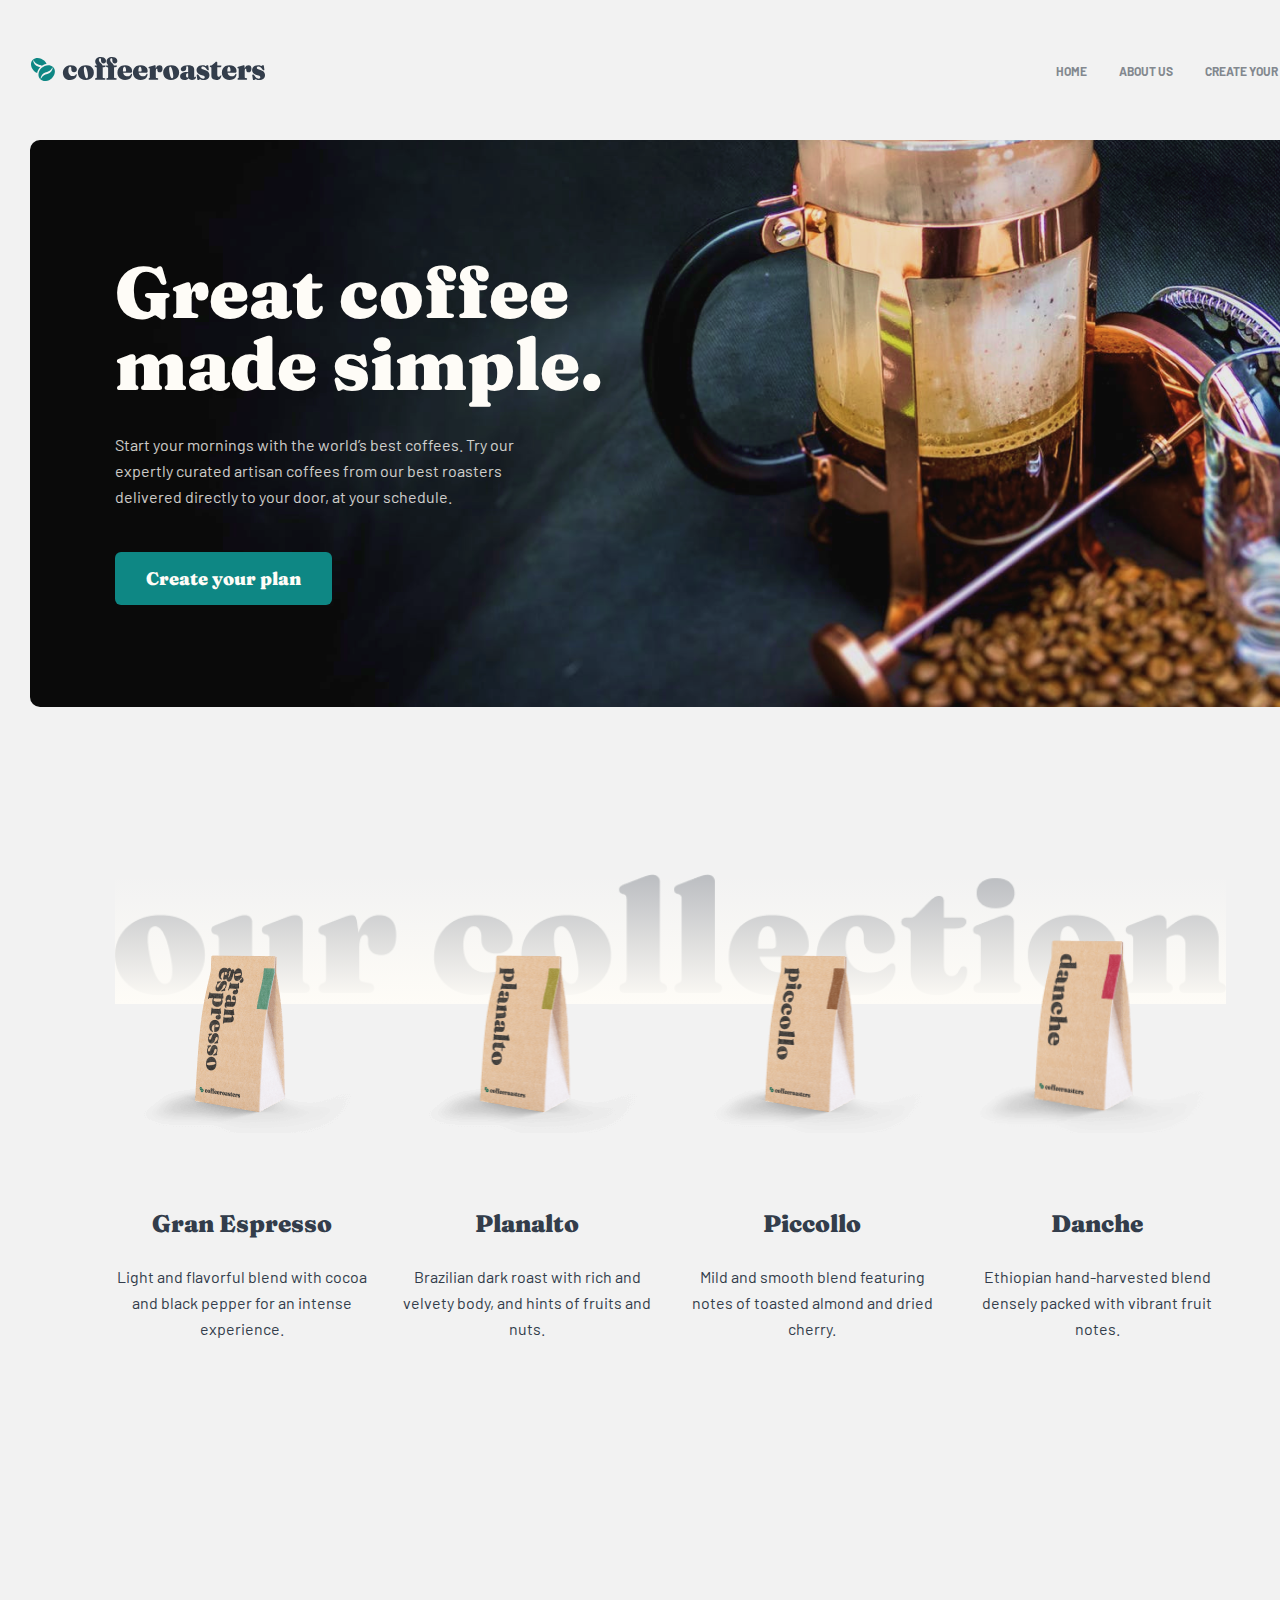
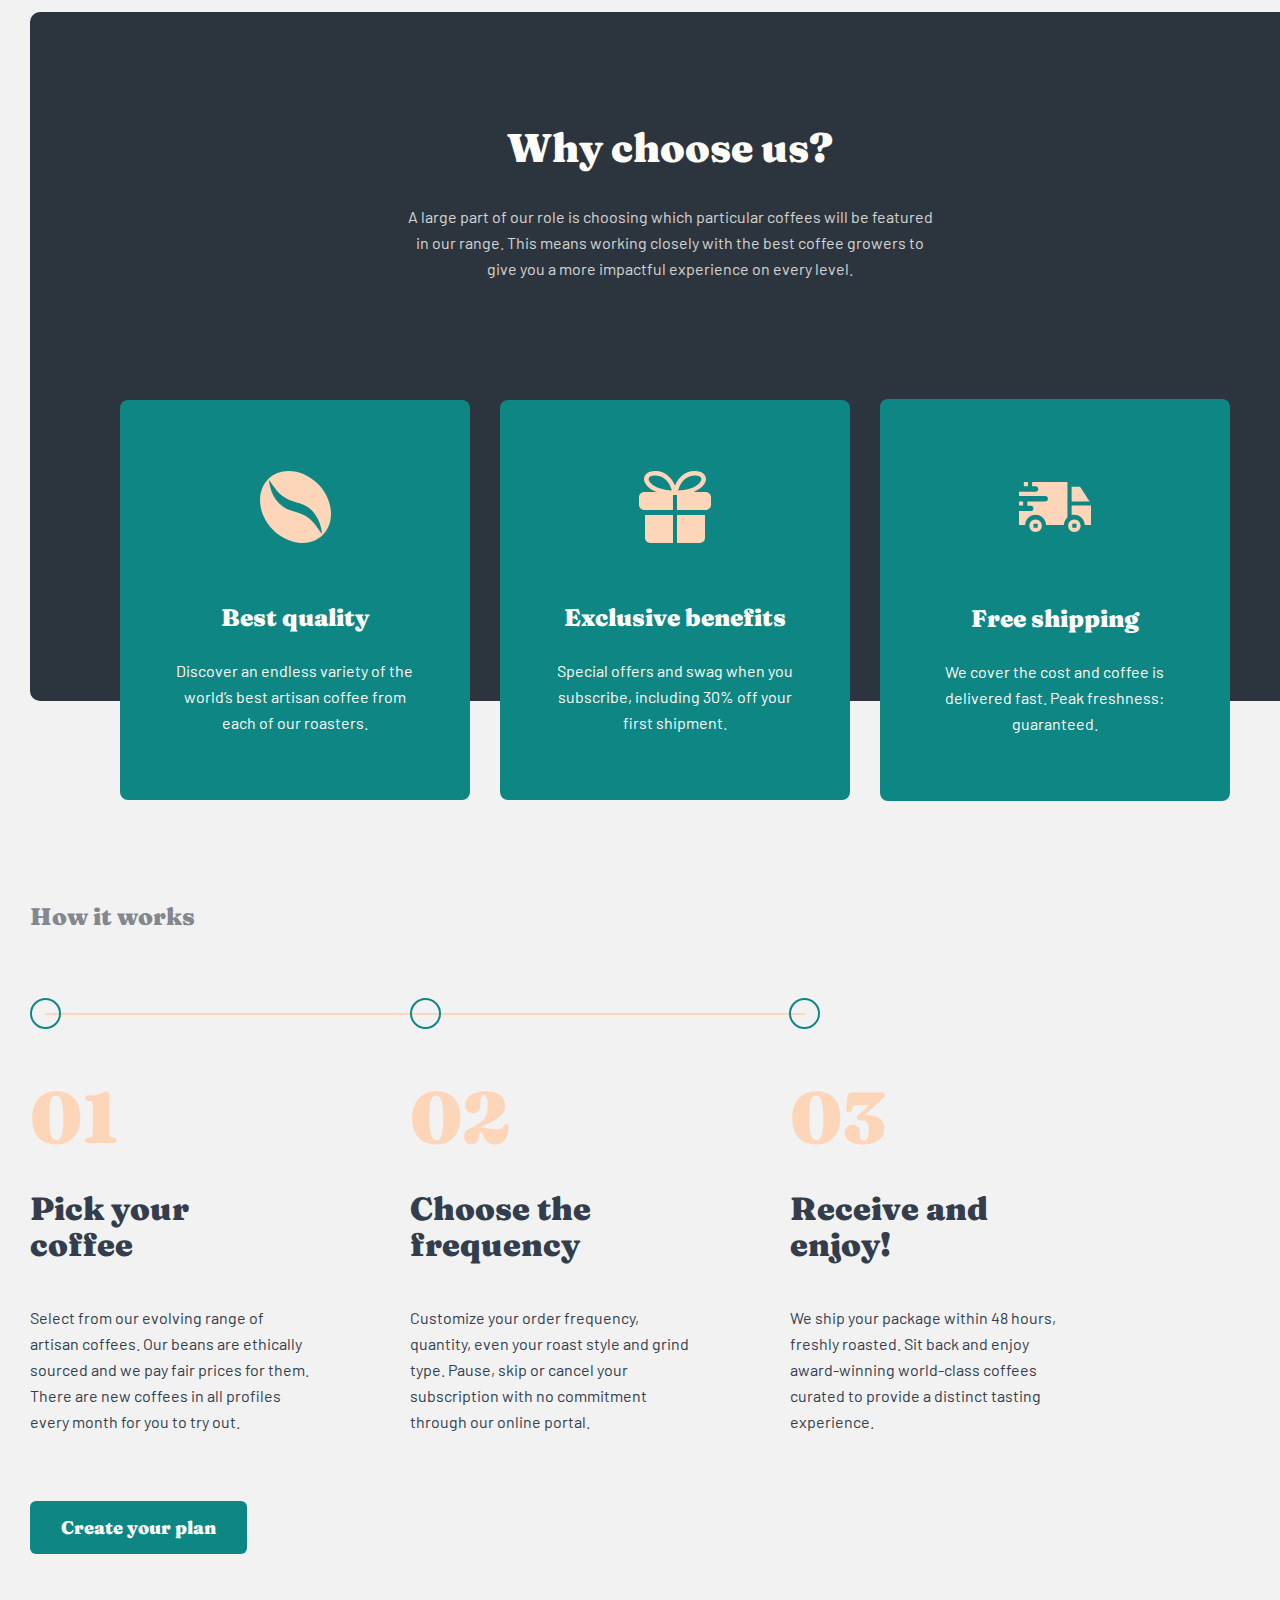
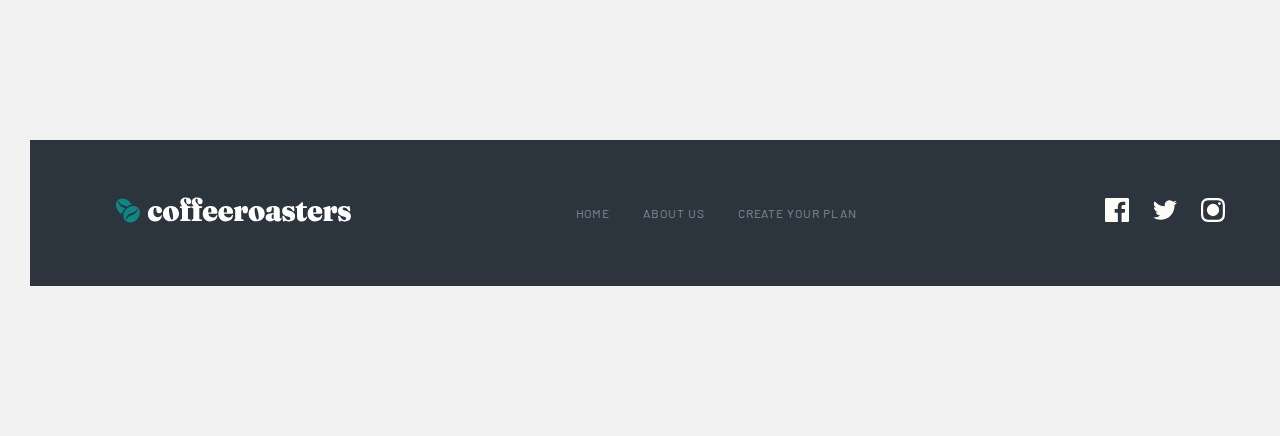
<file: index.html>
<!DOCTYPE html>
<html lang="en">
<head>
  <meta charset="UTF-8">
  <meta http-equiv="X-UA-Compatible" content="IE=edge">
  <meta name="viewport" content="width=device-width, initial-scale=1.0">
  <title>home</title>
  <!-- <link rel="stylesheet" href="./css/main.css"> -->
  <link rel="stylesheet" href="./css/main.min.css">
</head>
<body>
  <!-- site header  -->
  <header class="header">
    <div class="container">
      <div class="header__inner">
        <a class="logo" href="./index.html">
          <img class="logo__img" src="./images/header-logo.svg"
          alt="cofferoaster text with a coffe icon" width="236" height="26">
        </a>
        <nav class="site-menu">
          <ul class="site-menu__list">
            <li class="site-menu__item">
              <a class="site-menu__link" href="./index.html"> Home </a>
            </li>
            <li class="site-menu__item">
              <a class="site-menu__link" href="./about.html"> About us </a>
            </li>
            <li class="site-menu__item">
              <a class="site-menu__link" href="./subscribe.html"> Create your plan </a>
            </li>
          </ul>
        </nav>
      </div>
    </div>
  </header>

  <!-- site main  -->
  <main>
    <!-- hero section  -->
    <section class="hero">
      <div class="container">
        <div class="hero__box">
          <div class="hero__info">
            <h1 class="hero__title"> Great coffee made simple.
            </h1>
            <p class="hero__text"> Start your mornings with the world’s best coffees. Try our expertly curated artisan coffees from our best roasters delivered directly to your door, at your schedule.
            </p>
            <a class="link" href="#"> Create your plan</a>
          </div>
        </div>
      </div>
    </section>

    <!-- service section  -->
    <section class="service">
      <div class="container">
        <div class="service__menu">
          <nav class="service__nav">
            <ul class="service__list">
              <li class="service__item">
                <img class="service__image" src="./images/gran-espresso.png" alt=""
                srcset="./images/gran-espresso.png 1x, ./images/gran-espresso@2x.png 2x">
                <h3 class="service__title"> Gran Espresso </h3>
                <p class="service__text">
                  Light and flavorful blend with cocoa and black pepper for an intense experience. </p>
                </li>

                <li class="service__item">
                  <img class="service__image" src="./images/planalto.png" alt=""
                  srcset="./images/planalto.png 1x, ./images/planalto@2x.png 2x">
                  <h3 class="service__title"> Planalto </h3>
                  <p class="service__text">
                    Brazilian dark roast with rich and velvety body, and hints of fruits and nuts. </p>
                  </li>

                  <li class="service__item">
                    <img class="service__image" src="./images/picollo.png" alt=""
                    srcset="./images/picollo.png 1x, ./images/picollo@2x.png 2x">
                    <h3 class="service__title"> Piccollo </h3>
                    <p class="service__text">
                      Mild and smooth blend featuring notes of toasted almond and dried cherry. </p>
                    </li>

                    <li class="service__item">
                      <img class="service__image" src="./images/danche.png" alt=""
                      srcset="./images/danche.png 1x, ./images/danche@2x.png 2x">
                      <h3 class="service__title"> Danche </h3>
                      <p class="service__text">
                        Ethiopian hand-harvested blend densely packed with vibrant fruit notes. </p>
                      </li>
                    </ul>
                  </nav>
                </div>
              </div>
            </section>

            <!-- quality section  -->
            <section class="quality">
              <div class="container">
                <div class="quality__box">
                  <h2 class="quality__title">Why choose us?</h2>
                  <div class="quality__text-box">
                    <p class="quality__text">A large part of our role is choosing which particular coffees will be featured
                      in our range. This means working closely with the best coffee growers to give
                      you a more impactful experience on every level.</p>
                    </div>

                    <ul class="quality__list">
                      <li class="quality__item">
                        <img class="quality__image" src="./images/coffe-icon.svg" alt="coffe icon"  width="71" height="72">
                        <h3 class="quality__subtitle">Best quality </h3>
                        <p class="quality__subtext">Discover an endless variety of the world’s best artisan coffee from each of our roasters.</p>
                      </li>

                      <li class="quality__item">
                        <img class="quality__image" src="./images/gift.svg" alt="coffe icon"  width="72" height="72">
                        <h3 class="quality__subtitle">Exclusive benefits</h3>
                        <p class="quality__subtext">Special offers and swag when you subscribe, including 30% off your first shipment.</p>
                      </li>

                      <li class="quality__item">
                        <img class="quality__image img-quality" src="./images/delivery.svg" alt="coffe icon"  width="72" height="50">
                        <h3 class="quality__subtitle">Free shipping </h3>
                        <p class="quality__subtext">We cover the cost and coffee is delivered fast. Peak freshness: guaranteed.</p>
                      </li>
                    </ul>
                  </div>
                </div>
              </section>

              <!-- work process section  -->
              <section class="work-process">
                <div class="container">
                  <div class="work-process__info">
                    <h2 class="work-process__title">How it works</h2>
                    <div class="line">
                      <span class="line__circle"></span>
                      <span class="line__circle"></span>
                      <span class="line__circle"></span>
                    </div>
                    <ol class="work-process__list">
                      <li class="work-process__item">
                        <span class="work-process__box">01</span>
                        <h3 class="work-process__subtitle">Pick your <br> coffee</h3>
                        <p class="work-process__subtext">Select from our evolving range of artisan coffees. Our beans are ethically sourced and we pay fair prices for them. There are new coffees in all profiles every month for you to try out.</p>
                      </li>

                      <li class="work-process__item">
                        <span class="work-process__box">02</span>
                        <h3 class="work-process__subtitle">Choose the frequency</h3>
                        <p class="work-process__subtext"> Customize your order frequency, quantity, even your roast style and grind type. Pause, skip or cancel your subscription with no commitment through our online portal.</p>
                      </li>

                      <li class="work-process__item">
                        <span class="work-process__box">03</span>
                        <h3 class="work-process__subtitle">Receive and enjoy!</h3>
                        <p class="work-process__subtext">We ship your package within 48 hours, freshly roasted. Sit back and enjoy award-winning world-class coffees curated to provide a distinct tasting experience.</p>
                      </li>
                    </ol>
                    <a href="#" class="work-process__link">Create your plan</a>
                  </div>
                </div>
              </section>
            </main>

            <!-- site footer  -->
            <footer class="footer">
              <div class="container">
                <div class="footer__inner">
                  <a href="./index.html" class="footer__logo-link">
                    <img class="footer__logo-img" src="./images/footer-logo.svg" width="236" height="26"
                    alt="2 dark green coffe piace and cofferoasters text in white color" >
                  </a>

                  <nav class="footer__menu">
                    <ol class="footer__list">
                      <li class="footer__item">
                        <a class="footer__link" href="./index.html">Home</a>
                      </li>
                      <li class="footer__item">
                        <a class="footer__link" href="./about.html">About Us</a>
                      </li>
                      <li class="footer__item">
                        <a class="footer__link" href="./subscribe.html">Create Your Plan </a>
                      </li>
                    </ol>
                  </nav>
                  <div class="contact-info">
                    <a class="contact-info__link" href="#">
                      <svg class="contact-info__img" width="24" height="24"  xmlns="http://www.w3.org/2000/svg"><path d="M22.675 0H1.325C.593 0 0 .593 0 1.325v21.351C0 23.407.593 24 1.325 24H12.82v-9.294H9.692v-3.622h3.128V8.413c0-3.1 1.893-4.788 4.659-4.788 1.325 0 2.463.099 2.795.143v3.24l-1.918.001c-1.504 0-1.795.715-1.795 1.763v2.313h3.587l-.467 3.622h-3.12V24h6.116c.73 0 1.323-.593 1.323-1.325V1.325C24 .593 23.407 0 22.675 0Z" /></svg>
                    </a>

                    <a class="contact-info__link" href="#">
                      <svg class="contact-info__img" width="24" height="20"  xmlns="http://www.w3.org/2000/svg"><path d="M24 2.557a9.83 9.83 0 0 1-2.828.775A4.932 4.932 0 0 0 23.337.608a9.864 9.864 0 0 1-3.127 1.195A4.916 4.916 0 0 0 16.616.248c-3.179 0-5.515 2.966-4.797 6.045A13.978 13.978 0 0 1 1.671 1.149a4.93 4.93 0 0 0 1.523 6.574 4.903 4.903 0 0 1-2.229-.616c-.054 2.281 1.581 4.415 3.949 4.89a4.935 4.935 0 0 1-2.224.084 4.928 4.928 0 0 0 4.6 3.419A9.9 9.9 0 0 1 0 17.54a13.94 13.94 0 0 0 7.548 2.212c9.142 0 14.307-7.721 13.995-14.646A10.025 10.025 0 0 0 24 2.557Z" /></svg>
                    </a>

                    <a class="contact-info__link" href="#">
                      <svg class="contact-info__img" width="24" height="24"  xmlns="http://www.w3.org/2000/svg"><path  clip-rule="evenodd" d="M12 0C8.741 0 8.333.014 7.053.072 2.695.272.273 2.69.073 7.052.014 8.333 0 8.741 0 12c0 3.259.014 3.668.072 4.948.2 4.358 2.618 6.78 6.98 6.98C8.333 23.986 8.741 24 12 24c3.259 0 3.668-.014 4.948-.072 4.354-.2 6.782-2.618 6.979-6.98.059-1.28.073-1.689.073-4.948 0-3.259-.014-3.667-.072-4.947-.196-4.354-2.617-6.78-6.979-6.98C15.668.014 15.259 0 12 0Zm0 2.163c3.204 0 3.584.012 4.85.07 3.252.148 4.771 1.691 4.919 4.919.058 1.265.069 1.645.069 4.849 0 3.205-.012 3.584-.069 4.849-.149 3.225-1.664 4.771-4.919 4.919-1.266.058-1.644.07-4.85.07-3.204 0-3.584-.012-4.849-.07-3.26-.149-4.771-1.699-4.919-4.92-.058-1.265-.07-1.644-.07-4.849 0-3.204.013-3.583.07-4.849.149-3.227 1.664-4.771 4.919-4.919 1.266-.057 1.645-.069 4.849-.069ZM5.838 12a6.162 6.162 0 1 1 12.324 0 6.162 6.162 0 0 1-12.324 0ZM12 16a4 4 0 1 1 0-8 4 4 0 0 1 0 8Zm4.965-10.405a1.44 1.44 0 1 1 2.881.001 1.44 1.44 0 0 1-2.881-.001Z" /></svg>
                    </a>
                  </div>

                </div>
              </div>
            </footer>
          </body>
          </html>
</file>
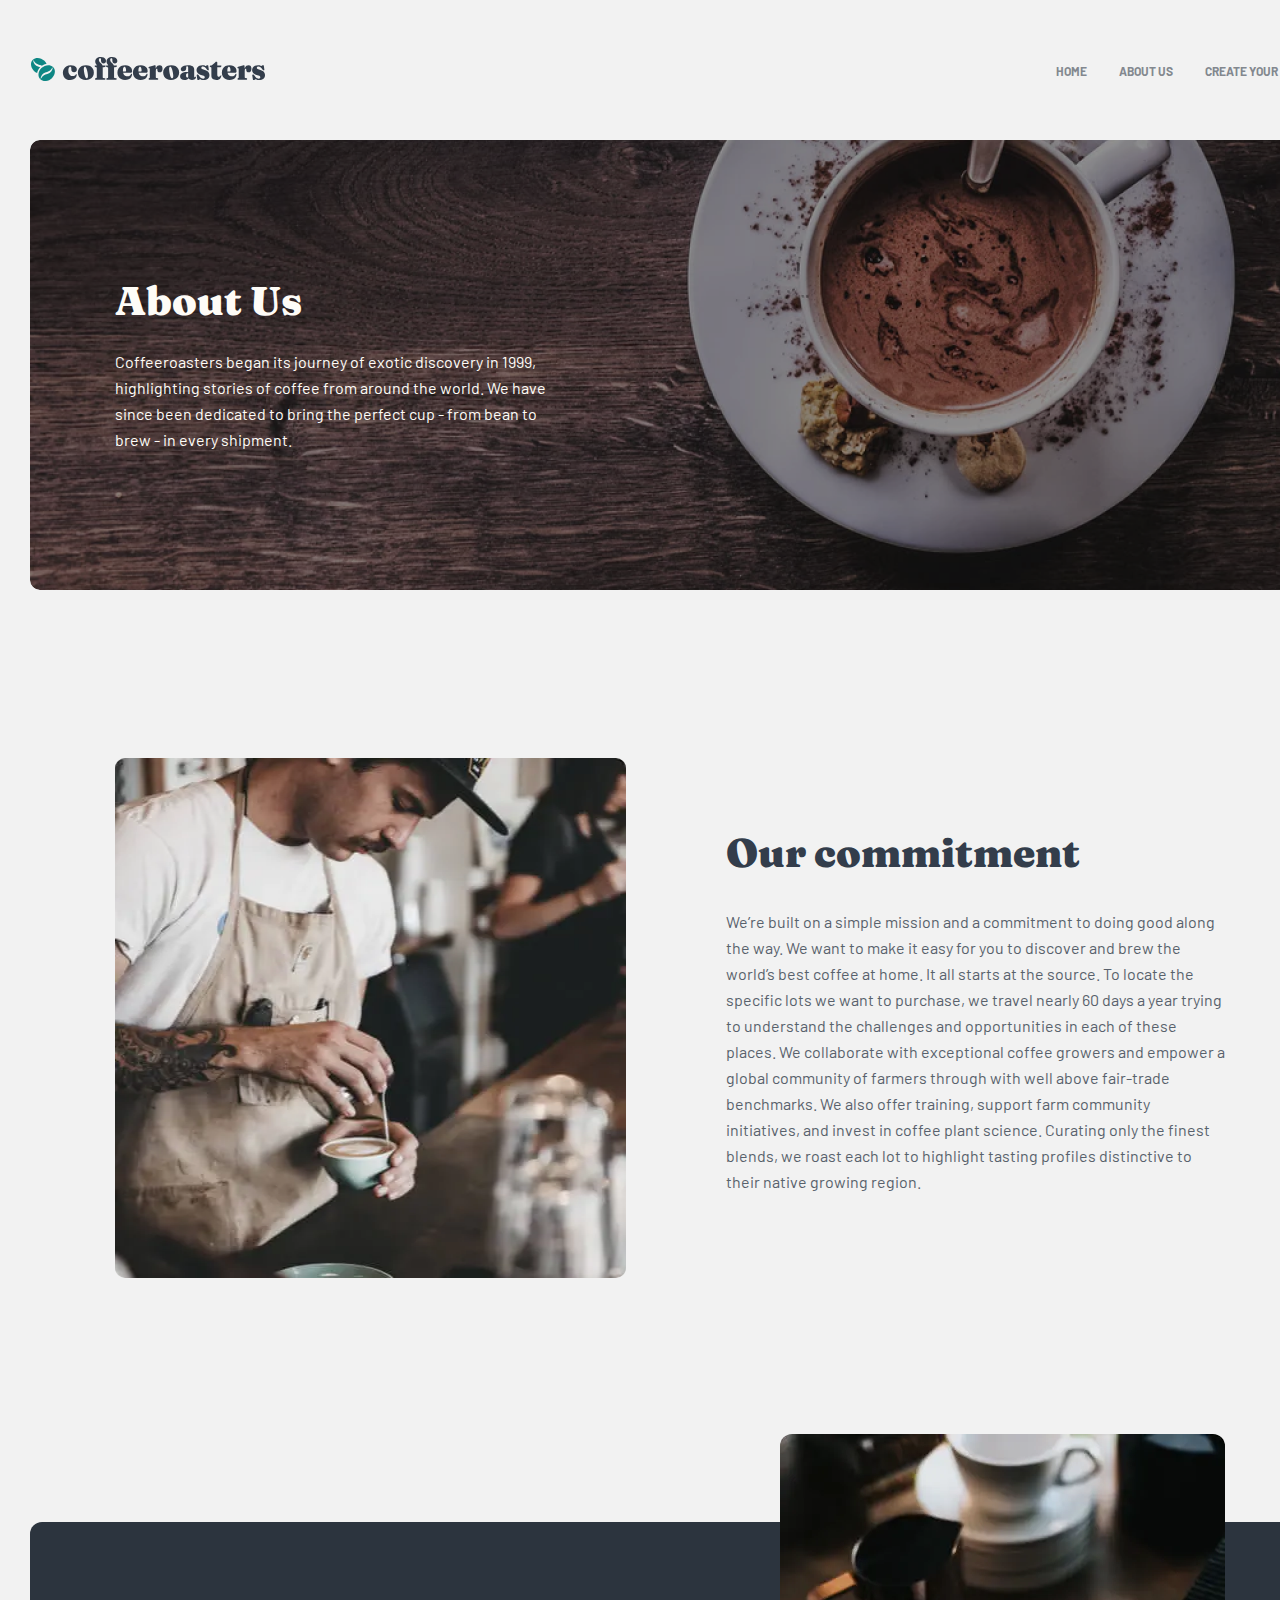
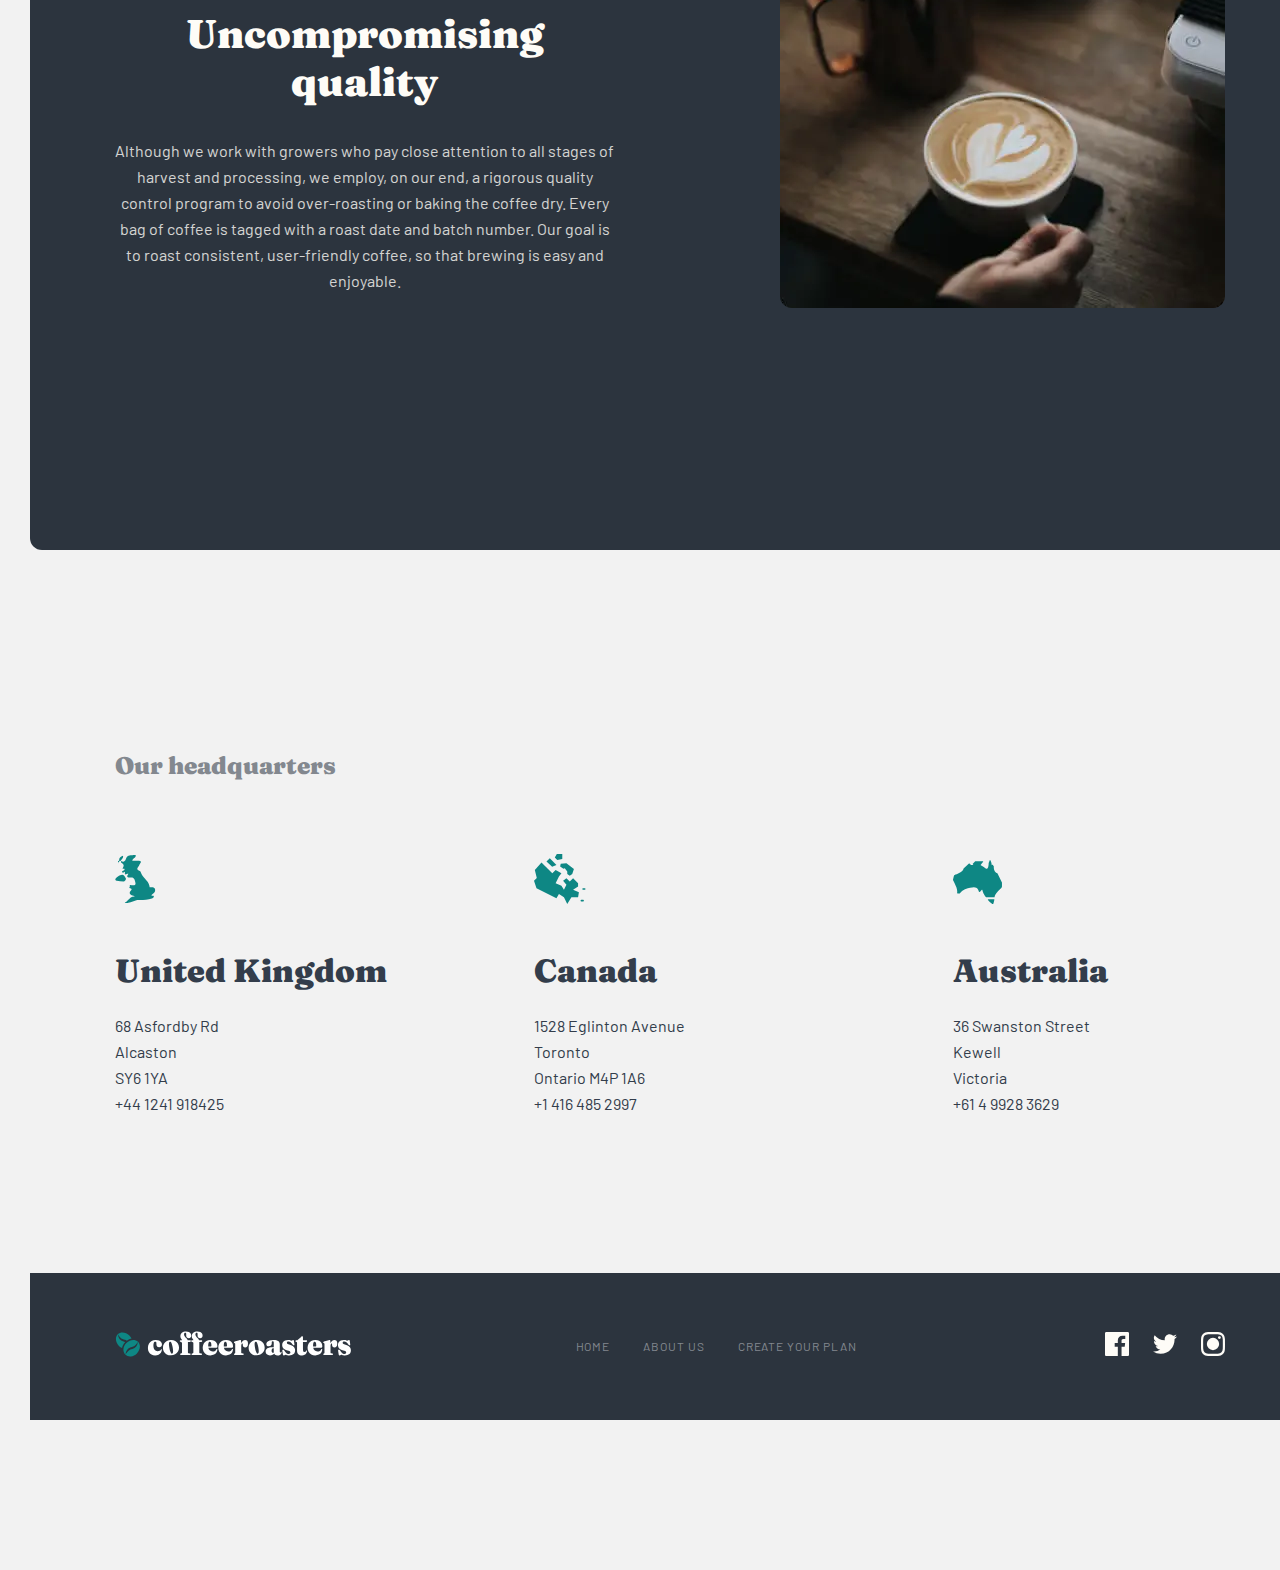
<file: about.html>
<!DOCTYPE html>
<html lang="en">
<head>
  <meta charset="UTF-8">
  <meta http-equiv="X-UA-Compatible" content="IE=edge">
  <meta name="viewport" content="width=device-width, initial-scale=1.0">
  <title>about</title>
  <!-- <link rel="stylesheet" href="./css/main.css"> -->
  <link rel="stylesheet" href="./css/main.min.css">

</head>
<body>
  <!-- site header  -->
  <header class="header">
    <div class="container">
      <div class="header__inner">
        <a class="logo" href="./about.html">
          <img class="logo__img" src="./images/header-logo.svg"
          alt="cofferoaster text with a coffe icon" width="236" height="26">
        </a>
        <nav class="site-menu">
          <ul class="site-menu__list">
            <li class="site-menu__item">
              <a class="site-menu__link" href="./index.html"> Home </a>
            </li>
            <li class="site-menu__item">
              <a class="site-menu__link" href="./about.html"> About us </a>
            </li>
            <li class="site-menu__item">
              <a class="site-menu__link" href="./subscribe.html"> Create your plan </a>
            </li>
          </ul>
        </nav>

        <img class="header__humb" src="./images/humb.png" alt="humburg image" width="20" height="20">
      </div>
    </div>
  </header>

  <!-- site main  -->
  <main>
    <!-- about section -->
    <section class="about">
      <div class="container">
        <div class="about__inner">
          <div class="about__info">
            <h1 class="about__title"> About Us </h1>
            <p class="about__text"> Coffeeroasters began its journey of exotic discovery in 1999, highlighting stories of coffee from around the world. We have since been dedicated to bring the perfect cup - from bean to brew - in every shipment. </p>
          </div>
        </div>
      </div>
    </section>

    <!-- commitment section  -->
    <section class="commitment">
      <div class="container">
        <div class="commitment__inner">
          <div class="commitment__img-box">
            <picture>

              <!-- WebP images -->

              <source type="image/webp"
              media="(max-width: 660px)"
              srcset="./images/commitment-mobile.webp 1x, ./images/commitment-mobile@2x.webp 2x"
              >

              <source type="image/webp"
              media="(max-width: 992px)"
              srcset="./images/commitment-tablet.webp 1x, ./images/commitment-tablet@2x.webp 2x"
              >

              <source type="image/webp"
              srcset="./images/commitment.webp 1x, ./images/commitment@2x.webp 2x"
              >

              <!-- JPG default images -->

              <source
              media="(max-width: 660px)"
              srcset="./images/commitment-mobile.jpg 1x,
              ./images/commitment-mobile@2x.jpg 2x"
              >

              <source
              media="(max-width: 992px)"
              srcset="./images/commitment-tablet.jpg 1x,
              ./images/commitment-tablet@2x.jpg 2x"
              >

              <img class="commitment__img" src="./images/commitment.jpg"
              srcset="./images/commitment.jpg 1x , ./images/commitment@2x.jpg 2x "
              width="445" height="520"
              alt="boy with black cap is preparing a coffee">

            </picture>
          </div>
          <div class="commitment__info">
            <h2 class="commitment__title">Our commitment</h2>
            <p class="commitment__text">We’re built on a simple mission and a commitment to doing good along the way. We want to make it easy for you to discover and brew the world’s best coffee at home. It all starts at the source. To locate the specific lots we want to purchase, we travel nearly 60 days a year trying to understand the challenges and opportunities in each of these places. We collaborate with exceptional coffee growers and empower a global community of farmers through with well above fair-trade benchmarks. We also offer training, support farm community initiatives, and invest in coffee plant science. Curating only the finest blends, we roast each lot to highlight tasting profiles distinctive to their native growing region.</p>
          </div>
        </div>
      </div>
    </section>

    <!-- quality section  -->
    <section class="quality">
      <div class="container">
        <div class="quality__inner">

          <div class="quality__info">
            <h2 class="quality__title">Uncompromising quality</h2>
            <p class="quality__text">Although we work with growers who pay close attention to all stages of harvest and processing, we employ, on our end, a rigorous quality control program to avoid over-roasting or baking the coffee dry. Every bag of coffee is tagged with a roast date and batch number. Our goal is to roast consistent, user-friendly coffee, so that brewing is easy and enjoyable.</p>
          </div>

          <picture>

            <!-- WebP images -->

            <source type="image/webp"
            media="(max-width: 660px)"
            srcset="./images/quality-mobile.webp 1x, ./images/quality-mobile@2x.webp 2x"
            >

            <source type="image/webp"
            media="(max-width: 992px)"
            srcset="./images/quality-tablet.webp 1x, ./images/quality-tablet@2x.webp 2x"
            >

            <source type="image/webp"
            srcset="./images/quality.webp 1x, ./images/quality@2x.webp 2x">

            <!-- JPG default images -->

            <source
            media="(max-width: 660px)"
            srcset="./images/quality-mobile.jpg 1x, ./images/quality-mobile@2x.jpg 2x"
            >

            <source
            media="(max-width: 992px)"
            srcset="./images/quality-tablet.jpg 1x, ./images/quality-tablet@2x.jpg 2x"
            >

            <img class="quality__img" src="./images/quality.jpg"
            alt="coppuchino on the grey table with cup in the white plates near gold teapot"
            width="445" height="474"
            srcset="./images/quality.jpg 1x, ./images/quality@2x.jpg 2x">

          </picture>
        </div>
      </div>
    </section>

    <!-- headquarters section  -->
    <section class="headquarters">
      <div class="container">
        <div class="headquarters__inner">
          <h2 class="headquarters__title">Our headquarters</h2>
          <ol class="headquarters__list">
            <li class="headquarters__item">
              <img class="headquarters__img" src="./images/uk-icon.svg"
              width="41" height="50" alt="uk map icon in blue ">
              <h3 class="headquarters__subtitle">United Kingdom</h3>

              <ul class="headquarters__sublist">
                <li class="headquarters__subitem">
                  <a class="headquarters__sublink" href="#">68  Asfordby Rd</a>
                </li>

                <li class="headquarters__subitem">
                  <a class="headquarters__sublink" href="#">Alcaston</a>
                </li>

                <li class="headquarters__subitem">
                  <a class="headquarters__sublink" href="#">SY6 1YA </a>
                </li>

                <li class="headquarters__subitem">
                  <a class="headquarters__sublink" href="tel:+441241918425">+44 1241 918425</a>
                </li>
              </ul>
            </li>

            <li class="headquarters__item headquarters__item--active">
              <img class="headquarters__img" src="./images/canada-icon.svg"
              alt="canada map icon in blue" width="52" height="50">
              <h3 class="headquarters__subtitle">Canada</h3>

              <ul class="headquarters__sublist">
                <li class="headquarters__subitem">
                  <a class="headquarters__sublink" href="#">1528  Eglinton Avenue</a>
                </li>
                <li class="headquarters__subitem">
                  <a class="headquarters__sublink" href="#">Toronto</a>
                </li>
                <li class="headquarters__subitem">
                  <a class="headquarters__sublink" href="#">Ontario M4P 1A6 </a>
                </li>
                <li class="headquarters__subitem">
                  <a class="headquarters__sublink" href="tel:+14164852997">+1 416 485 2997</a>
                </li>
              </ul>
            </li>

            <li class="headquarters__item">
              <img class="headquarters__img" src="./images/australia-icon.svg" alt="" width="49" height="44">
              <h3 class="headquarters__subtitle">Australia</h3>
              <ul class="headquarters__sublist">
                <li class="headquarters__subitem">
                  <a class="headquarters__sublink" href="#">36 Swanston Street </a>
                </li>

                <li class="headquarters__subitem">
                  <a class="headquarters__sublink" href="#">Kewell</a>
                </li>

                <li class="headquarters__subitem">
                  <a class="headquarters__sublink" href="#">Victoria </a>
                </li>

                <li class="headquarters__subitem">
                  <a class="headquarters__sublink" href="tel:+61499283629">+61 4 9928 3629</a>
                </li>
              </ul>
            </li>
          </ol>
        </div>
      </div>
    </section>
  </main>

  <!-- site footer  -->
  <footer class="footer">
    <div class="container">
      <div class="footer__inner">
        <a href="./index.html" class="footer__logo-link">
          <img class="footer__logo-img" src="./images/footer-logo.svg" width="236" height="26"
          alt="2 dark green coffe piace and cofferoasters text in white color" >
        </a>

        <nav class="footer__menu">
          <ol class="footer__list">
            <li class="footer__item">
              <a class="footer__link" href="./index.html">Home</a>
            </li>
            <li class="footer__item">
              <a class="footer__link" href="./about.html">About Us</a>
            </li>
            <li class="footer__item">
              <a class="footer__link" href="./subscribe.html">Create Your Plan </a>
            </li>
          </ol>
        </nav>
        <div class="contact-info">
          <a class="contact-info__link" href="#">
            <svg class="contact-info__img" width="24" height="24"  xmlns="http://www.w3.org/2000/svg"><path d="M22.675 0H1.325C.593 0 0 .593 0 1.325v21.351C0 23.407.593 24 1.325 24H12.82v-9.294H9.692v-3.622h3.128V8.413c0-3.1 1.893-4.788 4.659-4.788 1.325 0 2.463.099 2.795.143v3.24l-1.918.001c-1.504 0-1.795.715-1.795 1.763v2.313h3.587l-.467 3.622h-3.12V24h6.116c.73 0 1.323-.593 1.323-1.325V1.325C24 .593 23.407 0 22.675 0Z" /></svg>
          </a>

          <a class="contact-info__link" href="#">
            <svg class="contact-info__img" width="24" height="20"  xmlns="http://www.w3.org/2000/svg"><path d="M24 2.557a9.83 9.83 0 0 1-2.828.775A4.932 4.932 0 0 0 23.337.608a9.864 9.864 0 0 1-3.127 1.195A4.916 4.916 0 0 0 16.616.248c-3.179 0-5.515 2.966-4.797 6.045A13.978 13.978 0 0 1 1.671 1.149a4.93 4.93 0 0 0 1.523 6.574 4.903 4.903 0 0 1-2.229-.616c-.054 2.281 1.581 4.415 3.949 4.89a4.935 4.935 0 0 1-2.224.084 4.928 4.928 0 0 0 4.6 3.419A9.9 9.9 0 0 1 0 17.54a13.94 13.94 0 0 0 7.548 2.212c9.142 0 14.307-7.721 13.995-14.646A10.025 10.025 0 0 0 24 2.557Z" /></svg>
          </a>

          <a class="contact-info__link" href="#">
            <svg class="contact-info__img" width="24" height="24"  xmlns="http://www.w3.org/2000/svg"><path  clip-rule="evenodd" d="M12 0C8.741 0 8.333.014 7.053.072 2.695.272.273 2.69.073 7.052.014 8.333 0 8.741 0 12c0 3.259.014 3.668.072 4.948.2 4.358 2.618 6.78 6.98 6.98C8.333 23.986 8.741 24 12 24c3.259 0 3.668-.014 4.948-.072 4.354-.2 6.782-2.618 6.979-6.98.059-1.28.073-1.689.073-4.948 0-3.259-.014-3.667-.072-4.947-.196-4.354-2.617-6.78-6.979-6.98C15.668.014 15.259 0 12 0Zm0 2.163c3.204 0 3.584.012 4.85.07 3.252.148 4.771 1.691 4.919 4.919.058 1.265.069 1.645.069 4.849 0 3.205-.012 3.584-.069 4.849-.149 3.225-1.664 4.771-4.919 4.919-1.266.058-1.644.07-4.85.07-3.204 0-3.584-.012-4.849-.07-3.26-.149-4.771-1.699-4.919-4.92-.058-1.265-.07-1.644-.07-4.849 0-3.204.013-3.583.07-4.849.149-3.227 1.664-4.771 4.919-4.919 1.266-.057 1.645-.069 4.849-.069ZM5.838 12a6.162 6.162 0 1 1 12.324 0 6.162 6.162 0 0 1-12.324 0ZM12 16a4 4 0 1 1 0-8 4 4 0 0 1 0 8Zm4.965-10.405a1.44 1.44 0 1 1 2.881.001 1.44 1.44 0 0 1-2.881-.001Z" /></svg>
          </a>
        </div>

      </div>
    </div>
  </footer>
</body>
</html>
</file>
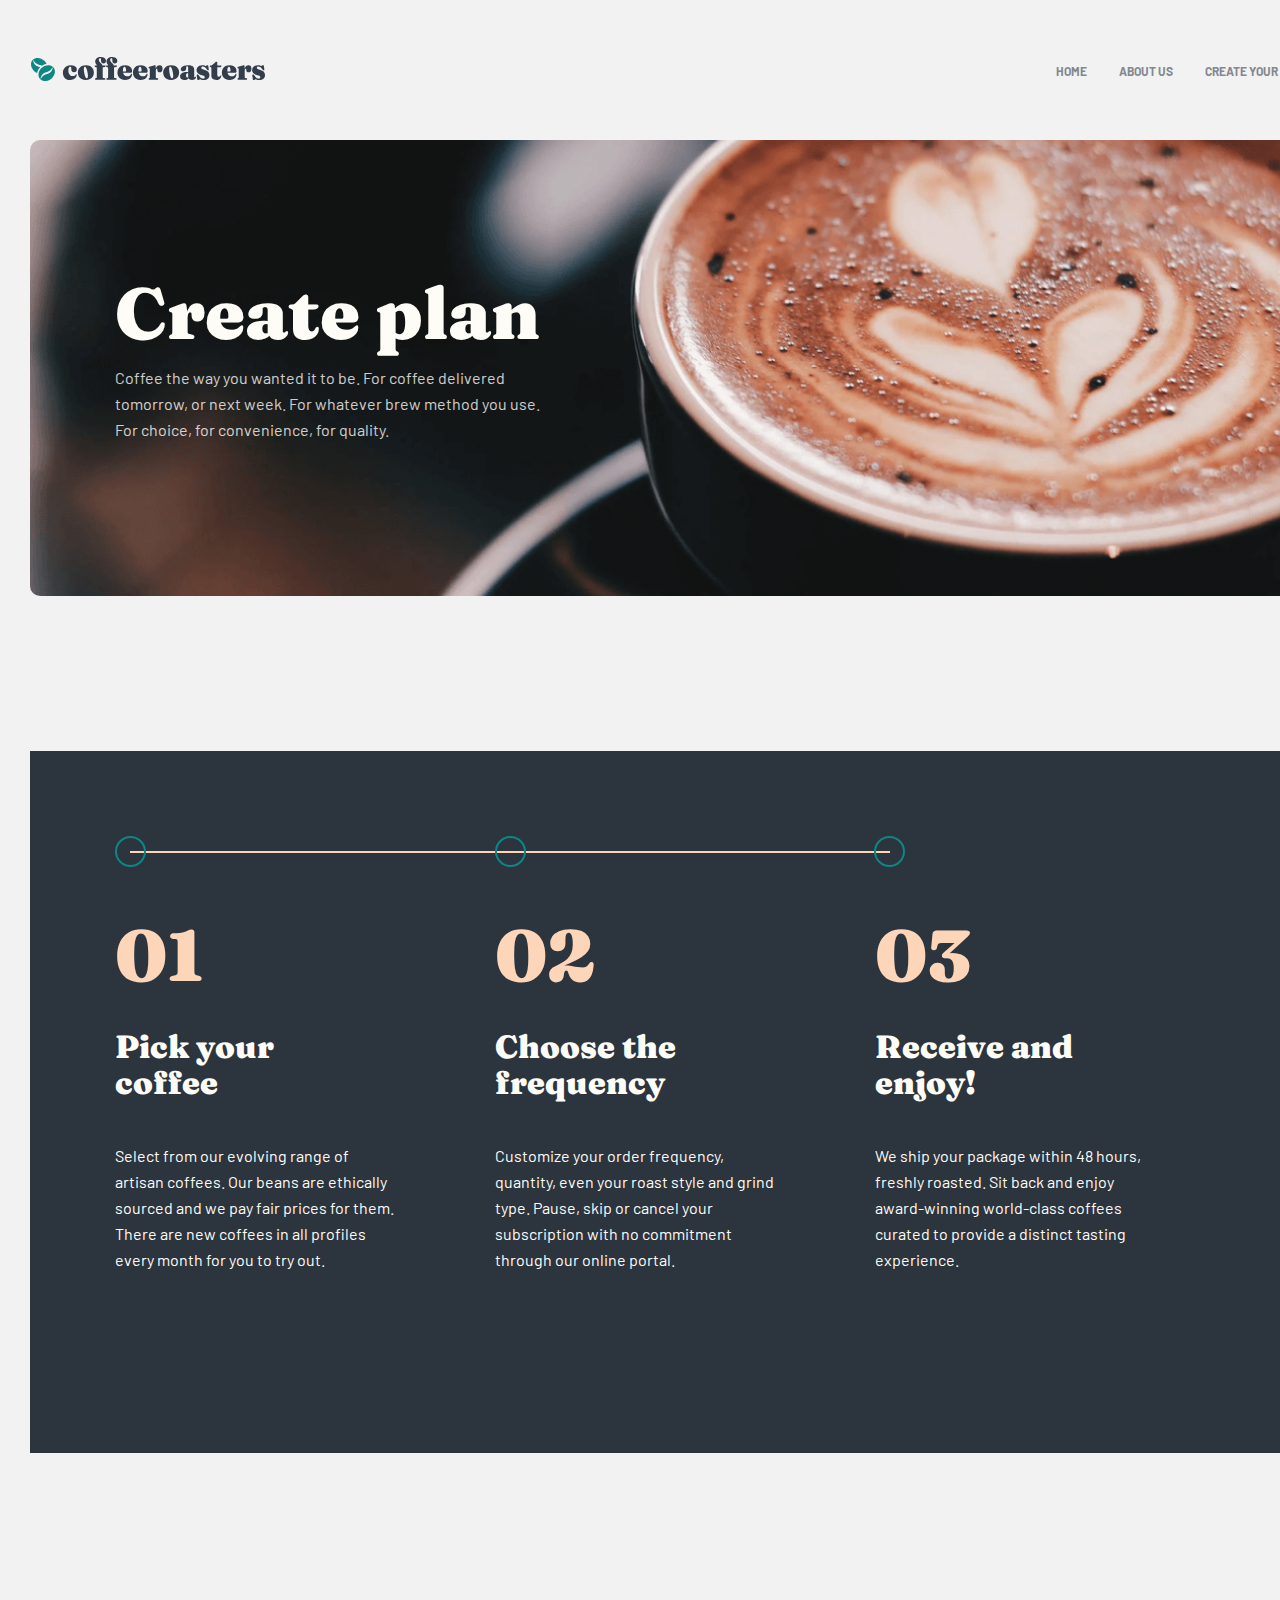
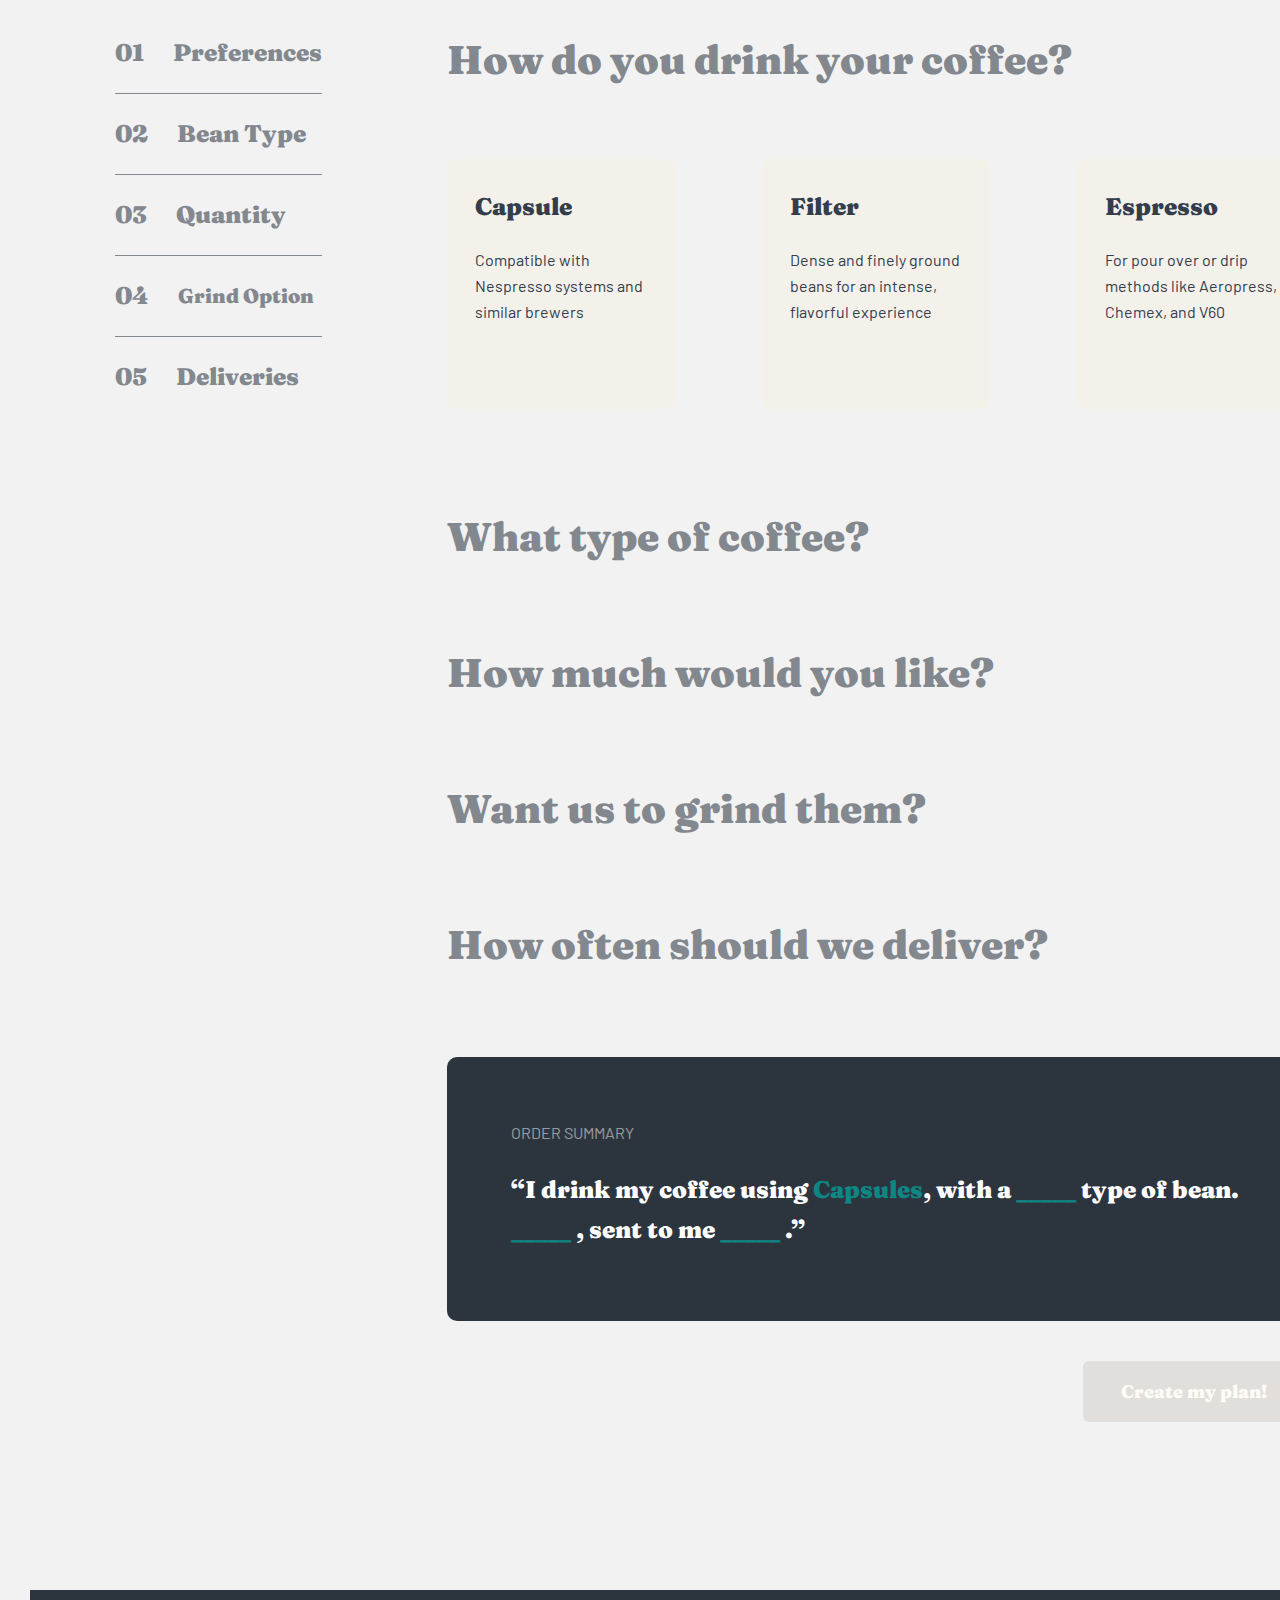
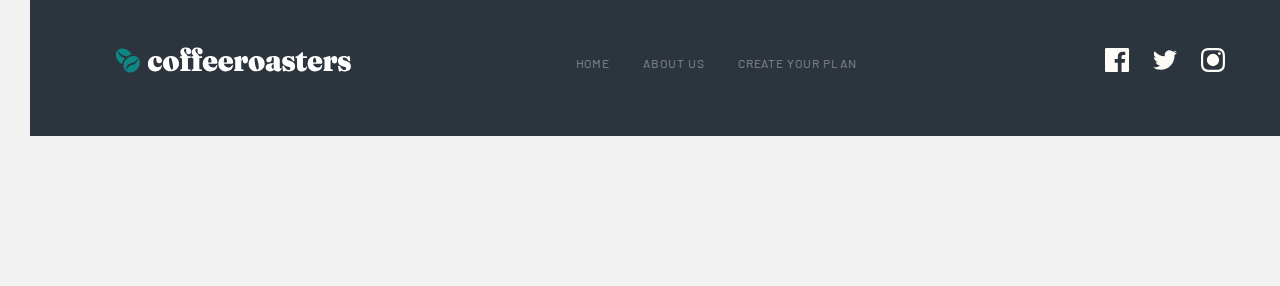
<file: subscribe.html>
<!DOCTYPE html>
<html lang="en">
<head>
  <meta charset="UTF-8">
  <meta http-equiv="X-UA-Compatible" content="IE=edge">
  <meta name="viewport" content="width=device-width, initial-scale=1.0">
  <title>about</title>
  <link rel="stylesheet" href="./css/main.css">
  <!-- <link rel="stylesheet" href="./css/main.min.css"> -->

</head>
<body>
  <!-- site header  -->
  <header class="header">
    <div class="container">
      <div class="header__inner">
        <a class="logo" href="./subscribe.html">
          <img class="logo__img" src="./images/header-logo.svg"
          alt="cofferoaster text with a coffe icon" width="236" height="26">
        </a>
        <nav class="site-menu">
          <ul class="site-menu__list">
            <li class="site-menu__item">
              <a class="site-menu__link" href="./index.html"> Home </a>
            </li>
            <li class="site-menu__item">
              <a class="site-menu__link" href="./about.html"> About us </a>
            </li>
            <li class="site-menu__item">
              <a class="site-menu__link" href="./subscribe.html"> Create your plan </a>
            </li>
          </ul>
        </nav>
      </div>
    </div>
  </header>

  <!-- site main  -->
  <main>
    <!-- plan section -->
    <section class="plan">
      <div class="container">
        <div class="plan__inner">
          <div class="plan__info">
            <h1 class="plan__title"> Create plan </h1>
            <p class="plan__text"> Coffee the way you wanted it to be. For coffee delivered tomorrow, or next week. For whatever brew method you use. For choice, for convenience, for quality.</p>
          </div>
        </div>
      </div>
    </section>

    <!-- selection section  -->
    <section class="selection">
      <div class="container">
        <div class="selection__info">
          <div class="line">
            <span class="line__circle"></span>
            <span class="line__circle"></span>
            <span class="line__circle"></span>
          </div>
          <ol class="selection__list">
            <li class="selection__item">
              <span class="selection__box">01</span>
              <h3 class="selection__subtitle">Pick your <br> coffee</h3>
              <p class="selection__subtext">Select from our evolving range of artisan coffees. Our beans are ethically sourced and we pay fair prices for them. There are new coffees in all profiles every month for you to try out.</p>
            </li>

            <li class="selection__item">
              <span class="selection__box">02</span>
              <h3 class="selection__subtitle">Choose the frequency</h3>
              <p class="selection__subtext"> Customize your order frequency, quantity, even your roast style and grind type. Pause, skip or cancel your subscription with no commitment through our online portal.</p>
            </li>

            <li class="selection__item">
              <span class="selection__box">03</span>
              <h3 class="selection__subtitle">Receive and enjoy!</h3>
              <p class="selection__subtext">We ship your package within 48 hours, freshly roasted. Sit back and enjoy award-winning world-class coffees curated to provide a distinct tasting experience.</p>
            </li>
          </ol>
        </div>
      </div>
    </section>

    <!-- order section  -->
    <section class="order">
      <div class="container">
        <div class="order__inner">

          <div class="pages-link">
            <ul class="pages-link__list">
              <li class="pages-link__item">
                <a class="pages-link__info pages-link__info--active" href="#">
                  <span class="pages-link__number">01</span>
                  <h3 class="pages-link__title">Preferences</h3>
                </a>
              </li>

              <li class="pages-link__item">
                <a class="pages-link__info" href="#">
                  <span class="pages-link__number">02</span>
                  <h3 class="pages-link__title">Bean Type</h3>
                </a>
              </li>

              <li class="pages-link__item">
                <a class="pages-link__info" href="#">
                  <span class="pages-link__number">03</span>
                  <h3 class="pages-link__title">Quantity</h3>
                </a>
              </li>

              <li class="pages-link__item">
                <a class="pages-link__info" href="#">
                  <span class="pages-link__number">04</span>
                  <h3 class="pages-link__title pages-link__title--active">Grind Option</h3>
                </a>
              </li>

              <li class="pages-link__item">
                <a class="pages-link__info active" href="#">
                  <span class="pages-link__number">05</span>
                  <h3 class="pages-link__title">Deliveries</h3>
                </a>
              </li>
            </ul>
          </div>

          <form class="order-form" action="https://echo.htmlacademy.ru" method="post">
            <div class="order-form__info">
              <h2 class="order-form__title">How do you drink your coffee?</h2>
              <img class="order-form__img" src="./images/arrow-top.svg" alt="green arrow" width="18" height="12">
            </div>
            <div class="coffee-types">
              <label class="order-form__label">
                <input class="input" type="radio" name="coffee type" value="capsula">
                <div class="input__info">
                  <h3 class="input__title">Capsule</h3>
                  <p class="input__text">Compatible with Nespresso systems and similar brewers</p>
                </div>
              </label>

              <label class="order-form__label">
                <input class="input" type="radio" name="coffee type" value="filter">
                <div class="input__info">
                  <h3 class="input__title">Filter</h3>
                  <p class="input__text">Dense and finely ground beans for an intense, flavorful experience</p>
                </div>
              </label>

              <label class="order-form__label">
                <input class="input" type="radio" name="coffee type" value="espresso">
                <div class="input__info">
                  <h3 class="input__title">Espresso</h3>
                  <p class="input__text">For pour over or drip methods like Aeropress, Chemex, and V60</p>
                </div>
              </label>
            </div>

            <div class="questions">
              <div class="questions__info">
                <h2 class="questions__title">What type of coffee?</h2>
                <img class="questions__img" src="./images/arrow-bottom.svg" alt="green arrow" width="18" height="12">
              </div>

              <div class="questions__info">
                <h2 class="questions__title">How much would you like?</h2>
                <img class="questions__img" src="./images/arrow-bottom.svg" alt="green arrow" width="18" height="12">
              </div>

              <div class="questions__info">
                <h2 class="questions__title">Want us to grind them?</h2>
                <img class="questions__img" src="./images/arrow-bottom.svg" alt="green arrow" width="18" height="12">
              </div>

              <div class="questions__info">
                <h2 class="questions__title">How often should we deliver?</h2>
                <img class="questions__img" src="./images/arrow-bottom.svg" alt="green arrow" width="18" height="12">
              </div>



            </div>

            <div class="summary">
              <p class="summary__title">Order summary</p>
              <p class="summary__text">“I drink my coffee using
                <span class="summary__color">Capsules</span>, with a
                <span class="summary__color">_____</span>  type of bean.
                <span class="summary__color">_____</span> , sent to me
                <span class="summary__color">_____</span> .”
              </p>
            </div>

            <button class="button" type="submit"> Create my plan!</button>

          </form>
        </div>
      </div>
    </section>

  </main>

  <!-- site footer  -->
  <footer class="footer">
    <div class="container">
      <div class="footer__inner">
        <a href="./subscribe.html" class="footer__logo-link">
          <img class="footer__logo-img" src="./images/footer-logo.svg" width="236" height="26"
          alt="2 dark green coffe piace and cofferoasters text in white color" >
        </a>

        <nav class="footer__menu">
          <ol class="footer__list">
            <li class="footer__item">
              <a class="footer__link" href="./index.html">Home</a>
            </li>
            <li class="footer__item">
              <a class="footer__link" href="./about.html">About Us</a>
            </li>
            <li class="footer__item">
              <a class="footer__link" href="./subscribe.html">Create Your Plan </a>
            </li>
          </ol>
        </nav>
        <div class="contact-info">
          <a class="contact-info__link" href="#">
            <svg class="contact-info__img" width="24" height="24"  xmlns="http://www.w3.org/2000/svg"><path d="M22.675 0H1.325C.593 0 0 .593 0 1.325v21.351C0 23.407.593 24 1.325 24H12.82v-9.294H9.692v-3.622h3.128V8.413c0-3.1 1.893-4.788 4.659-4.788 1.325 0 2.463.099 2.795.143v3.24l-1.918.001c-1.504 0-1.795.715-1.795 1.763v2.313h3.587l-.467 3.622h-3.12V24h6.116c.73 0 1.323-.593 1.323-1.325V1.325C24 .593 23.407 0 22.675 0Z" /></svg>
          </a>

          <a class="contact-info__link" href="#">
            <svg class="contact-info__img" width="24" height="20"  xmlns="http://www.w3.org/2000/svg"><path d="M24 2.557a9.83 9.83 0 0 1-2.828.775A4.932 4.932 0 0 0 23.337.608a9.864 9.864 0 0 1-3.127 1.195A4.916 4.916 0 0 0 16.616.248c-3.179 0-5.515 2.966-4.797 6.045A13.978 13.978 0 0 1 1.671 1.149a4.93 4.93 0 0 0 1.523 6.574 4.903 4.903 0 0 1-2.229-.616c-.054 2.281 1.581 4.415 3.949 4.89a4.935 4.935 0 0 1-2.224.084 4.928 4.928 0 0 0 4.6 3.419A9.9 9.9 0 0 1 0 17.54a13.94 13.94 0 0 0 7.548 2.212c9.142 0 14.307-7.721 13.995-14.646A10.025 10.025 0 0 0 24 2.557Z" /></svg>
          </a>

          <a class="contact-info__link" href="#">
            <svg class="contact-info__img" width="24" height="24"  xmlns="http://www.w3.org/2000/svg"><path  clip-rule="evenodd" d="M12 0C8.741 0 8.333.014 7.053.072 2.695.272.273 2.69.073 7.052.014 8.333 0 8.741 0 12c0 3.259.014 3.668.072 4.948.2 4.358 2.618 6.78 6.98 6.98C8.333 23.986 8.741 24 12 24c3.259 0 3.668-.014 4.948-.072 4.354-.2 6.782-2.618 6.979-6.98.059-1.28.073-1.689.073-4.948 0-3.259-.014-3.667-.072-4.947-.196-4.354-2.617-6.78-6.979-6.98C15.668.014 15.259 0 12 0Zm0 2.163c3.204 0 3.584.012 4.85.07 3.252.148 4.771 1.691 4.919 4.919.058 1.265.069 1.645.069 4.849 0 3.205-.012 3.584-.069 4.849-.149 3.225-1.664 4.771-4.919 4.919-1.266.058-1.644.07-4.85.07-3.204 0-3.584-.012-4.849-.07-3.26-.149-4.771-1.699-4.919-4.92-.058-1.265-.07-1.644-.07-4.849 0-3.204.013-3.583.07-4.849.149-3.227 1.664-4.771 4.919-4.919 1.266-.057 1.645-.069 4.849-.069ZM5.838 12a6.162 6.162 0 1 1 12.324 0 6.162 6.162 0 0 1-12.324 0ZM12 16a4 4 0 1 1 0-8 4 4 0 0 1 0 8Zm4.965-10.405a1.44 1.44 0 1 1 2.881.001 1.44 1.44 0 0 1-2.881-.001Z" /></svg>
          </a>
        </div>

      </div>
    </div>
  </footer>
</body>
</html>
</file>
<file: css/main.css>
/*! normalize.css v8.0.1 | MIT License | github.com/necolas/normalize.css */
/* Document
   ========================================================================== */
/**
 * 1. Correct the line height in all browsers.
 * 2. Prevent adjustments of font size after orientation changes in iOS.
 */
html {
  line-height: 1.15;
  /* 1 */
  -webkit-text-size-adjust: 100%;
  /* 2 */
}

/* Sections
   ========================================================================== */
/**
 * Remove the margin in all browsers.
 */
body {
  margin: 0;
}

/**
 * Render the `main` element consistently in IE.
 */
main {
  display: block;
}

/**
 * Correct the font size and margin on `h1` elements within `section` and
 * `article` contexts in Chrome, Firefox, and Safari.
 */
h1 {
  font-size: 2em;
  margin: 0.67em 0;
}

/* Grouping content
   ========================================================================== */
/**
 * 1. Add the correct box sizing in Firefox.
 * 2. Show the overflow in Edge and IE.
 */
hr {
  -webkit-box-sizing: content-box;
          box-sizing: content-box;
  /* 1 */
  height: 0;
  /* 1 */
  overflow: visible;
  /* 2 */
}

/**
 * 1. Correct the inheritance and scaling of font size in all browsers.
 * 2. Correct the odd `em` font sizing in all browsers.
 */
pre {
  font-family: monospace, monospace;
  /* 1 */
  font-size: 1em;
  /* 2 */
}

/* Text-level semantics
   ========================================================================== */
/**
 * Remove the gray background on active links in IE 10.
 */
a {
  background-color: transparent;
}

/**
 * 1. Remove the bottom border in Chrome 57-
 * 2. Add the correct text decoration in Chrome, Edge, IE, Opera, and Safari.
 */
abbr[title] {
  border-bottom: none;
  /* 1 */
  text-decoration: underline;
  /* 2 */
  -webkit-text-decoration: underline dotted;
          text-decoration: underline dotted;
  /* 2 */
}

/**
 * Add the correct font weight in Chrome, Edge, and Safari.
 */
b,
strong {
  font-weight: bolder;
}

/**
 * 1. Correct the inheritance and scaling of font size in all browsers.
 * 2. Correct the odd `em` font sizing in all browsers.
 */
code,
kbd,
samp {
  font-family: monospace, monospace;
  /* 1 */
  font-size: 1em;
  /* 2 */
}

/**
 * Add the correct font size in all browsers.
 */
small {
  font-size: 80%;
}

/**
 * Prevent `sub` and `sup` elements from affecting the line height in
 * all browsers.
 */
sub,
sup {
  font-size: 75%;
  line-height: 0;
  position: relative;
  vertical-align: baseline;
}

sub {
  bottom: -0.25em;
}

sup {
  top: -0.5em;
}

/* Embedded content
   ========================================================================== */
/**
 * Remove the border on images inside links in IE 10.
 */
img {
  border-style: none;
}

/* Forms
   ========================================================================== */
/**
 * 1. Change the font styles in all browsers.
 * 2. Remove the margin in Firefox and Safari.
 */
button,
input,
optgroup,
select,
textarea {
  font-family: inherit;
  /* 1 */
  font-size: 100%;
  /* 1 */
  line-height: 1.15;
  /* 1 */
  margin: 0;
  /* 2 */
}

/**
 * Show the overflow in IE.
 * 1. Show the overflow in Edge.
 */
button,
input {
  /* 1 */
  overflow: visible;
}

/**
 * Remove the inheritance of text transform in Edge, Firefox, and IE.
 * 1. Remove the inheritance of text transform in Firefox.
 */
button,
select {
  /* 1 */
  text-transform: none;
}

/**
 * Correct the inability to style clickable types in iOS and Safari.
 */
button,
[type="button"],
[type="reset"],
[type="submit"] {
  -webkit-appearance: button;
}

/**
 * Remove the inner border and padding in Firefox.
 */
button::-moz-focus-inner,
[type="button"]::-moz-focus-inner,
[type="reset"]::-moz-focus-inner,
[type="submit"]::-moz-focus-inner {
  border-style: none;
  padding: 0;
}

/**
 * Restore the focus styles unset by the previous rule.
 */
button:-moz-focusring,
[type="button"]:-moz-focusring,
[type="reset"]:-moz-focusring,
[type="submit"]:-moz-focusring {
  outline: 1px dotted ButtonText;
}

/**
 * Correct the padding in Firefox.
 */
fieldset {
  padding: 0.35em 0.75em 0.625em;
}

/**
 * 1. Correct the text wrapping in Edge and IE.
 * 2. Correct the color inheritance from `fieldset` elements in IE.
 * 3. Remove the padding so developers are not caught out when they zero out
 *    `fieldset` elements in all browsers.
 */
legend {
  -webkit-box-sizing: border-box;
          box-sizing: border-box;
  /* 1 */
  color: inherit;
  /* 2 */
  display: table;
  /* 1 */
  max-width: 100%;
  /* 1 */
  padding: 0;
  /* 3 */
  white-space: normal;
  /* 1 */
}

/**
 * Add the correct vertical alignment in Chrome, Firefox, and Opera.
 */
progress {
  vertical-align: baseline;
}

/**
 * Remove the default vertical scrollbar in IE 10+.
 */
textarea {
  overflow: auto;
}

/**
 * 1. Add the correct box sizing in IE 10.
 * 2. Remove the padding in IE 10.
 */
[type="checkbox"],
[type="radio"] {
  -webkit-box-sizing: border-box;
          box-sizing: border-box;
  /* 1 */
  padding: 0;
  /* 2 */
}

/**
 * Correct the cursor style of increment and decrement buttons in Chrome.
 */
[type="number"]::-webkit-inner-spin-button,
[type="number"]::-webkit-outer-spin-button {
  height: auto;
}

/**
 * 1. Correct the odd appearance in Chrome and Safari.
 * 2. Correct the outline style in Safari.
 */
[type="search"] {
  -webkit-appearance: textfield;
  /* 1 */
  outline-offset: -2px;
  /* 2 */
}

/**
 * Remove the inner padding in Chrome and Safari on macOS.
 */
[type="search"]::-webkit-search-decoration {
  -webkit-appearance: none;
}

/**
 * 1. Correct the inability to style clickable types in iOS and Safari.
 * 2. Change font properties to `inherit` in Safari.
 */
::-webkit-file-upload-button {
  -webkit-appearance: button;
  /* 1 */
  font: inherit;
  /* 2 */
}

/* Interactive
   ========================================================================== */
/*
 * Add the correct display in Edge, IE 10+, and Firefox.
 */
details {
  display: block;
}

/*
 * Add the correct display in all browsers.
 */
summary {
  display: list-item;
}

/* Misc
   ========================================================================== */
/**
 * Add the correct display in IE 10+.
 */
template {
  display: none;
}

/**
 * Add the correct display in IE 10.
 */
[hidden] {
  display: none;
}

@font-face {
  src: url("../fonts/fraunces-v10-latin-700.woff2") format("woff2"), url("../fonts/fraunces-v10-latin-700.woff") format("woff");
  font-family: 'Fraunces';
  font-style: normal;
  font-weight: 700;
  font-display: swap;
}

@font-face {
  src: url("../fonts/fraunces-v10-latin-900.woff2") format("woff2"), url("../fonts/fraunces-v10-latin-900.woff") format("woff");
  font-family: 'Fraunces';
  font-style: normal;
  font-weight: 900;
  font-display: swap;
}

@font-face {
  src: url("../fonts/Barlow-Regular.woff2") format("woff2"), url("./fonts/Barlow-Regular.woff") format("woff");
  font-family: 'Barlow';
  font-weight: normal;
  font-style: normal;
  font-display: swap;
}

@font-face {
  src: url("../fonts/Barlow-Bold.woff2") format("woff2"), url("../fonts/Barlow-Bold.woff") format("woff");
  font-family: 'Barlow';
  font-weight: bold;
  font-style: normal;
  font-display: swap;
}

html {
  -webkit-box-sizing: border-box;
          box-sizing: border-box;
}

h1, h2, h3, h4, h5, h6 {
  margin: 0;
}

image {
  vertical-align: middle;
  -o-object-fit: cover;
     object-fit: cover;
}

ul, ol {
  list-style: none;
  padding: 0;
}

a {
  text-decoration: none;
}

body {
  margin: 0;
  padding: 0;
  font-family: 'Barlow';
  background-color: #F2F2F2;
}

.visually-hidden {
  position: absolute;
  width: 1px;
  height: 1px;
  margin: -1px;
  border: 0;
  padding: 0;
  clip: rect(0 0 0 0);
  overflow: hidden;
}

.container {
  width: 100%;
  max-width: 1340px;
  padding-right: 30px;
  padding-left: 30px;
  margin-right: auto;
  margin-left: auto;
}

.header {
  padding: 45px 0;
}

.header__inner {
  display: -webkit-box;
  display: -ms-flexbox;
  display: flex;
  -webkit-box-pack: justify;
      -ms-flex-pack: justify;
          justify-content: space-between;
  -webkit-box-align: center;
      -ms-flex-align: center;
          align-items: center;
}

.logo__img {
  width: 236px;
  height: 26px;
}

.site-menu__list {
  display: -webkit-box;
  display: -ms-flexbox;
  display: flex;
  -webkit-box-align: center;
      -ms-flex-align: center;
          align-items: center;
}

.site-menu__link {
  font-weight: bold;
  font-size: 12px;
  line-height: 15px;
  text-transform: uppercase;
  color: #83888F;
  margin-left: 32px;
}

.site-menu__link:hover {
  color: #333D4B;
}

.site-menu__link:active {
  color: #333D4B;
}

.header__humb {
  display: none;
}

@media only screen and (max-width: 992px) {
  .header {
    padding: 40px 0 53px;
  }
}

@media only screen and (max-width: 560px) {
  .header {
    padding: 32px 0 40px;
  }
  .site-menu {
    display: none;
  }
  .header__humb {
    display: block;
  }
}

.hero {
  padding-bottom: 167px;
}

.hero__box {
  background-image: url("../images/bitmap-bg-img.png");
  background-repeat: no-repeat;
  background-size: cover;
  border-radius: 10px;
  color: #FEFCF7;
  padding-top: 116px;
  padding-bottom: 116px;
  padding-left: 85px;
}

.hero__info {
  width: 493px;
}

.hero__title {
  font-family: "Fraunces";
  font-weight: 900;
  font-size: 72px;
  line-height: 72px;
}

.hero__text {
  width: 445px;
  line-height: 26px;
  opacity: 0.8;
  margin-top: 32px;
  margin-bottom: 56px;
}

.link {
  background: #0E8784;
  border-radius: 6px;
  font-family: "Fraunces";
  font-weight: 900;
  font-size: 18px;
  line-height: 25px;
  text-align: center;
  padding: 15px 31px;
  color: #FEFCF7;
}

.link:hover {
  background: #66D2CF;
}

.link:active {
  background: #66D2CF;
}

.service {
  margin-bottom: 188px;
}

.service__menu {
  width: 1111px;
  position: relative;
  margin: 0 auto;
  padding: 50px 0;
}

.service__menu::after {
  content: "";
  width: 100%;
  height: 196px;
  background: url("../images/our-collection.png");
  background-repeat: no-repeat;
  background-size: contain;
  opacity: 0.5;
  top: 0;
  left: 0;
  bottom: 0;
  right: 0;
  position: absolute;
  z-index: -2;
}

.service__menu::before {
  content: "";
  width: 100%;
  height: 130px;
  background: -webkit-gradient(linear, left top, left bottom, from(rgba(254, 252, 247, 0.0001)), to(#FEFCF7));
  background: linear-gradient(180deg, rgba(254, 252, 247, 0.0001) 0%, #FEFCF7 100%);
  position: absolute;
  top: 0;
  left: 0;
  bottom: 0;
  right: 0;
  z-index: -1;
}

.service__list {
  display: -webkit-box;
  display: -ms-flexbox;
  display: flex;
  padding: 0;
}

.service__item {
  width: 256px;
  -webkit-box-align: center;
      -ms-flex-align: center;
          align-items: center;
  margin-right: 30px;
}

.service__image {
  width: 255px;
  height: 193px;
  margin-bottom: 71px;
}

.service__title {
  position: relative;
  font-family: Fraunces;
  font-weight: 900;
  font-size: 24px;
  line-height: 32px;
  text-align: center;
  color: #333D4B;
  margin-bottom: 24px;
}

.service__text {
  line-height: 26px;
  text-align: center;
  color: #333D4B;
}

.quality {
  padding-bottom: 200px;
}

.quality__box {
  width: 1280px;
  height: 577px;
  position: relative;
  padding-top: 112px;
  background: #2C343E;
  border-radius: 10px;
  color: #FFF;
}

.quality__title {
  text-align: center;
  font-family: Fraunces;
  font-weight: 900;
  font-size: 40px;
  line-height: 48px;
}

.quality__text-box {
  width: 540px;
  margin: 0 auto;
}

.quality__text {
  text-align: center;
  line-height: 26px;
  opacity: 0.8;
  margin-top: 32px;
  margin-bottom: 86px;
}

.quality__list {
  display: -webkit-box;
  display: -ms-flexbox;
  display: flex;
  -webkit-box-align: center;
      -ms-flex-align: center;
          align-items: center;
  -webkit-box-pack: center;
      -ms-flex-pack: center;
          justify-content: center;
  position: absolute;
  bottom: -190px;
  z-index: 1;
  margin: 90px;
}

.quality__item {
  text-align: center;
  width: 350px;
  background: #0E8784;
  border-radius: 8px;
}

.quality__item + .quality__item {
  margin-left: 30px;
}

.quality__image {
  padding-top: 71px;
}

.img-quality {
  padding-top: 83px;
  margin-bottom: 11px;
}

.quality__subtitle {
  font-family: Fraunces;
  font-weight: 900;
  font-size: 24px;
  line-height: 32px;
  color: #fff;
  margin-top: 56px;
  margin-bottom: 24px;
}

.quality__subtext {
  color: #FEFCF7;
  text-align: center;
  line-height: 26px;
  padding-right: 48px;
  padding-bottom: 48px;
  padding-left: 47px;
}

.work-process {
  padding-bottom: 200px;
}

.work-process__title {
  font-family: Fraunces;
  font-weight: 900;
  font-size: 24px;
  line-height: 32px;
  color: #83888F;
  margin-bottom: 80px;
}

.line {
  display: -webkit-box;
  display: -ms-flexbox;
  display: flex;
  -webkit-box-pack: justify;
      -ms-flex-pack: justify;
          justify-content: space-between;
  -webkit-box-align: center;
      -ms-flex-align: center;
          align-items: center;
  width: 790px;
  height: 1px;
  position: relative;
  z-index: 2;
  margin-bottom: 67px;
  padding: 0;
}

.line::before {
  content: "";
  width: 760px;
  height: 2px;
  background-color: #FDD6BA;
  position: absolute;
  top: 0;
  left: 0;
  right: 0;
  bottom: 0;
  margin: 0 auto;
  z-index: -1;
}

.line__circle {
  width: 31px;
  height: 31px;
  border: 2px solid #0E8784;
  background-color: transparent;
  -webkit-box-sizing: border-box;
          box-sizing: border-box;
  border-radius: 50px;
  padding: 0;
}

.work-process__info {
  width: 1110px;
}

.work-process__list {
  display: -webkit-box;
  display: -ms-flexbox;
  display: flex;
  margin-bottom: 64px;
}

.work-process__item {
  width: 285px;
  color: #333D4B;
}

.work-process__item + .work-process__item {
  margin-left: 95px;
}

.work-process__box {
  font-family: Fraunces;
  font-weight: 900;
  font-size: 72px;
  line-height: 72px;
  color: #FDD6BA;
}

.work-process__subtitle {
  font-family: Fraunces;
  font-weight: 900;
  font-size: 32px;
  line-height: 36px;
  margin-top: 38px;
  margin-bottom: 42px;
}

.work-process__subtext {
  line-height: 26px;
}

.work-process__link {
  background: #0E8784;
  border-radius: 6px;
  font-family: "Fraunces";
  font-weight: 900;
  font-size: 18px;
  line-height: 25px;
  text-align: center;
  padding: 15px 31px;
  color: #FEFCF7;
}

.work-process__link:hover {
  background: #66D2CF;
}

.work-process__link:active {
  background: #66D2CF;
}

.about__inner {
  background-image: url("../images/about-bg.png");
  background-repeat: no-repeat;
  background-size: cover;
  background-position: center right;
  border-radius: 10px;
  padding: 137px 85px;
  margin-bottom: 168px;
}

.about__info {
  width: 445px;
}

.about__title {
  font-family: Fraunces;
  font-weight: 900;
  font-size: 40px;
  line-height: 48px;
  color: #FEFCF7;
  margin-bottom: 24px;
}

.about__text {
  line-height: 26px;
  color: #FEFCF7;
  margin: 0;
}

@media only screen and (max-width: 992px) {
  .about__inner {
    background-image: url("../images/about-tablet-bg.jpg");
    padding: 118px 58px;
  }
  .about__title {
    font-size: 32px;
    line-height: 40px;
  }
  .about__text {
    font-size: 15px;
    line-height: 25px;
    opacity: 0.8;
  }
}

@media only screen and (max-width: 560px) {
  .about__inner {
    background-image: url("../images/about-mobile-bg.jpg");
    padding: 111px 24px  87px;
    margin-bottom: 100px;
  }
  .about__info {
    width: 100%;
    text-align: center;
  }
  .about__title {
    font-size: 28px;
    line-height: 28px;
  }
  .about__text {
    font-size: 15px;
    line-height: 25px;
    opacity: 0.8;
  }
}

.commitment {
  padding-bottom: 240px;
}

.commitment__inner {
  display: -webkit-box;
  display: -ms-flexbox;
  display: flex;
  -webkit-box-pack: justify;
      -ms-flex-pack: justify;
          justify-content: space-between;
  -webkit-box-align: center;
      -ms-flex-align: center;
          align-items: center;
  padding: 0 85px;
}

.commitment__img-box {
  width: 46%;
}

.commitment__img {
  width: 100%;
  border-radius: 10px;
}

.commitment__info {
  width: 45%;
}

.commitment__title {
  font-family: "Fraunces";
  font-weight: 900;
  font-size: 40px;
  line-height: 48px;
  color: #333D4B;
  margin-bottom: 32px;
}

.commitment__text {
  line-height: 26px;
  color: #333D4B;
  mix-blend-mode: normal;
  opacity: 0.8;
}

@media only screen and (max-width: 992px) {
  .commitment__inner {
    padding: 0;
  }
  .commitment__info {
    width: 46%;
  }
  .commitment__title {
    font-size: 32px;
  }
  .commitment__text {
    font-size: 15px;
    line-height: 25px;
  }
}

@media only screen and (max-width: 660px) {
  .commitment__inner {
    -webkit-box-orient: vertical;
    -webkit-box-direction: normal;
        -ms-flex-direction: column;
            flex-direction: column;
    text-align: center;
  }
  .commitment__img-box {
    width: 100%;
    margin-bottom: 48px;
  }
  .commitment__info {
    width: 100%;
    text-align: center;
  }
}

.quality__inner {
  position: relative;
  display: -webkit-box;
  display: -ms-flexbox;
  display: flex;
  -webkit-box-pack: justify;
      -ms-flex-pack: justify;
          justify-content: space-between;
  background-color: #2C343E;
  border-radius: 12px;
  -webkit-box-align: center;
      -ms-flex-align: center;
          align-items: center;
  padding: 88px 85px 170px;
}

.quality__info {
  width: 45%;
}

.quality__title {
  font-family: "Fraunces";
  font-weight: 900;
  font-size: 40px;
  line-height: 48px;
  color: #FEFCF7;
  margin: 0;
  margin-bottom: 32px;
}

.quality__text {
  line-height: 26px;
  color: #FEFCF7;
  opacity: 0.8;
}

.quality__img {
  position: absolute;
  top: -88px;
  right: 85px;
  border-radius: 12px;
}

@media only screen and (max-width: 992px) {
  .quality__inner {
    padding: 224px 74px 67px;
  }
  .quality__info {
    width: 100%;
    text-align: center;
    padding-top: 80px;
  }
  .quality__title {
    font-size: 32px;
    line-height: 48px;
  }
  .quality__text {
    font-size: 15px;
    line-height: 25px;
  }
  .quality__img {
    width: 70%;
    -o-object-fit: contain;
       object-fit: contain;
    border: 12px;
    top: -160px;
    left: 0;
    right: 0;
    margin: 0 auto;
  }
}

@media only screen and (max-width: 660px) {
  .quality {
    padding-bottom: 100px;
  }
  .quality__inner {
    padding: 140px 24px 60px;
  }
  .quality__img {
    top: -200px;
    left: 0;
    right: 0;
    margin: 0 auto;
  }
  .quality__info {
    padding-top: 64px;
  }
  .quality__title {
    text-align: center;
    font-size: 28px;
    line-height: 28px;
  }
  .quality__text {
    margin: 0;
  }
}

.headquarters {
  padding-bottom: 140px;
}

.headquarters__inner {
  padding: 0 85px;
}

.headquarters__title {
  font-family: "Fraunces";
  font-weight: 900;
  font-size: 24px;
  line-height: 32px;
  color: #83888F;
  margin: 0;
  margin-bottom: 72px;
}

.headquarters__list {
  display: -webkit-box;
  display: -ms-flexbox;
  display: flex;
  -webkit-box-align: end;
      -ms-flex-align: end;
          align-items: flex-end;
  -webkit-box-pack: justify;
      -ms-flex-pack: justify;
          justify-content: space-between;
}

.headquarters__item {
  width: 272px;
}

.headquarters__item--active {
  margin: 0 95px;
}

.headquarters__subtitle {
  font-family: "Fraunces";
  font-weight: 900;
  font-size: 32px;
  line-height: 36px;
  color: #333D4B;
  margin-top: 46px;
  margin-bottom: 24px;
}

.headquarters__sublink {
  line-height: 26px;
  color: #333D4B;
}

@media only screen and (max-width: 992px) {
  .headquarters__subtitle {
    font-size: 24px;
  }
}

@media only screen and (max-width: 660px) {
  .headquarters {
    padding-bottom: 60px;
  }
  .headquarters__title {
    text-align: center;
  }
  .headquarters__list {
    -webkit-box-orient: vertical;
    -webkit-box-direction: normal;
        -ms-flex-direction: column;
            flex-direction: column;
    -webkit-box-pack: center;
        -ms-flex-pack: center;
            justify-content: center;
    -webkit-box-align: center;
        -ms-flex-align: center;
            align-items: center;
    text-align: center;
  }
  .headquarters__item {
    width: 100%;
    -webkit-box-pack: center;
        -ms-flex-pack: center;
            justify-content: center;
    -webkit-box-align: center;
        -ms-flex-align: center;
            align-items: center;
    text-align: center;
    margin-bottom: 60px;
  }
  .headquarters__item--active {
    margin-bottom: 60px;
  }
}

.plan {
  padding-bottom: 155px;
}

.plan__inner {
  background-image: url("../images/plan-bg.png");
  background-repeat: no-repeat;
  background-size: cover;
  border-radius: 10px;
  padding: 137px 85px;
}

.plan__info {
  width: 445px;
}

.plan__title {
  font-family: Fraunces;
  font-weight: 900;
  font-size: 72px;
  line-height: 72px;
  color: #FEFCF7;
}

.plan__text {
  line-height: 26px;
  color: #FEFCF7;
  opacity: 0.8;
}

.selection {
  padding-bottom: 168px;
}

.selection__info {
  background-image: url("../images/selection-bg.png");
  padding: 100px 85px;
}

.line {
  display: -webkit-box;
  display: -ms-flexbox;
  display: flex;
  -webkit-box-pack: justify;
      -ms-flex-pack: justify;
          justify-content: space-between;
  -webkit-box-align: center;
      -ms-flex-align: center;
          align-items: center;
  width: 790px;
  height: 1px;
  position: relative;
  z-index: 2;
  margin-bottom: 67px;
  padding: 0;
}

.line::before {
  content: "";
  width: 760px;
  height: 2px;
  background-color: #FDD6BA;
  position: absolute;
  top: 0;
  left: 0;
  right: 0;
  bottom: 0;
  margin: 0 auto;
  z-index: -1;
}

.line__circle {
  width: 31px;
  height: 31px;
  border: 2px solid #0E8784;
  background-color: transparent;
  -webkit-box-sizing: border-box;
          box-sizing: border-box;
  border-radius: 50px;
  padding: 0;
}

.selection__list {
  display: -webkit-box;
  display: -ms-flexbox;
  display: flex;
  margin-bottom: 64px;
}

.selection__item {
  width: 285px;
  color: #333D4B;
}

.selection__item + .selection__item {
  margin-left: 95px;
}

.selection__box {
  font-family: Fraunces;
  font-weight: 900;
  font-size: 72px;
  line-height: 72px;
  color: #FDD6BA;
}

.selection__subtitle {
  font-family: Fraunces;
  font-weight: 900;
  font-size: 32px;
  line-height: 36px;
  margin-top: 38px;
  margin-bottom: 42px;
  color: #FEFCF7;
}

.selection__subtext {
  line-height: 26px;
  color: #FEFCF7;
}

.order__inner {
  width: 1110px;
  display: -webkit-box;
  display: -ms-flexbox;
  display: flex;
  -webkit-box-align: start;
      -ms-flex-align: start;
          align-items: flex-start;
  margin: 0 auto;
  padding-bottom: 168px;
}

.pages-link {
  width: 255px;
  margin-right: 125px;
}

.pages-link__list {
  list-style: none;
  padding: 0;
}

.pages-link__info {
  display: -webkit-box;
  display: -ms-flexbox;
  display: flex;
  -webkit-box-align: center;
      -ms-flex-align: center;
          align-items: center;
  text-decoration: none;
  padding: 24px 0;
  border-bottom: 1px solid #83888F;
}

.active {
  padding-bottom: 0;
  border-bottom: none;
}

.pages-link__info--active {
  padding-top: 0;
}

.pages-link__number {
  font-family: Fraunces;
  font-weight: 900;
  font-size: 24px;
  line-height: 32px;
  color: #83888F;
  margin-right: 29px;
}

.pages-link__number:hover {
  color: #0E8784;
}

.pages-link__title {
  font-family: Fraunces;
  font-weight: 900;
  font-size: 24px;
  line-height: 32px;
  color: #83888F;
}

.pages-link__title--active {
  font-size: 20px;
}

.pages-link__title:hover {
  color: #333D4B;
}

.order-form__info {
  display: -webkit-box;
  display: -ms-flexbox;
  display: flex;
  -webkit-box-align: center;
      -ms-flex-align: center;
          align-items: center;
  -webkit-box-pack: justify;
      -ms-flex-pack: justify;
          justify-content: space-between;
  padding-top: 15px;
  margin-bottom: 56px;
}

.order-form__title {
  font-family: Fraunces;
  font-weight: 900;
  font-size: 40px;
  line-height: 48px;
  color: #83888F;
}

.coffee-types {
  display: -webkit-box;
  display: -ms-flexbox;
  display: flex;
  -webkit-box-align: center;
      -ms-flex-align: center;
          align-items: center;
  -webkit-box-pack: justify;
      -ms-flex-pack: justify;
          justify-content: space-between;
  margin-bottom: 88px;
}

.input {
  visibility: hidden;
}

.input:checked ~ .input__info {
  background-color: #0E8784;
  color: #FFFFFF;
}

.input__info {
  width: 228px;
  background-color: #F4F1EB;
  border-radius: 8px;
}

.input:checked ~ .input__info > .input__title {
  color: #FFFFFF;
}

.input:checked ~ .input__info > .input__text {
  color: #FFFFFF;
}

.input__info:hover {
  background-color: #FDD6BA;
}

.input__title {
  font-family: Fraunces;
  font-weight: 900;
  font-size: 24px;
  line-height: 32px;
  color: #333D4B;
  margin-bottom: 24px;
  padding: 32px 28px 0;
}

.input__text {
  line-height: 26px;
  color: #333D4B;
  padding: 0 28px 84px;
}

.questions {
  display: -webkit-box;
  display: -ms-flexbox;
  display: flex;
  -webkit-box-orient: vertical;
  -webkit-box-direction: normal;
      -ms-flex-direction: column;
          flex-direction: column;
}

.questions__info {
  display: -webkit-box;
  display: -ms-flexbox;
  display: flex;
  -webkit-box-align: center;
      -ms-flex-align: center;
          align-items: center;
  -webkit-box-pack: justify;
      -ms-flex-pack: justify;
          justify-content: space-between;
  margin-bottom: 88px;
}

.questions__title {
  font-family: Fraunces;
  font-weight: 900;
  font-size: 40px;
  line-height: 48px;
  color: #83888F;
}

.summary {
  width: 730px;
  background-color: #2C343E;
  border-radius: 10px;
  padding: 47px 64px;
  margin-bottom: 40px;
}

.summary__title {
  line-height: 26px;
  text-transform: uppercase;
  color: #FFFFFF;
  opacity: 0.5;
}

.summary__text {
  font-family: Fraunces;
  font-weight: 900;
  font-size: 24px;
  line-height: 40px;
  color: #FFFFFF;
}

.summary__color {
  color: #0E8784;
}

.button {
  font-family: Fraunces;
  font-weight: 900;
  font-size: 18px;
  line-height: 25px;
  text-align: center;
  background-color: #E2DEDB;
  border-color: transparent;
  color: #FEFCF7;
  border-radius: 6px;
  padding: 16px 36px;
  float: right;
}

.button:hover {
  background: #66D2CF;
}

.footer {
  padding-bottom: 150px;
}

.footer__inner {
  display: -webkit-box;
  display: -ms-flexbox;
  display: flex;
  -webkit-box-align: center;
      -ms-flex-align: center;
          align-items: center;
  -webkit-box-pack: justify;
      -ms-flex-pack: justify;
          justify-content: space-between;
  background-image: url("../images/footer-bg.png");
  background-repeat: no-repeat;
  background-size: cover;
  padding: 47px 85px 49px;
}

.footer__list {
  display: -webkit-box;
  display: -ms-flexbox;
  display: flex;
  -webkit-box-align: center;
      -ms-flex-align: center;
          align-items: center;
  -webkit-box-pack: justify;
      -ms-flex-pack: justify;
          justify-content: space-between;
}

.footer__item + .footer__item {
  margin-left: 33px;
}

.footer__link {
  font-size: 12px;
  line-height: 15px;
  letter-spacing: 0.923077px;
  text-transform: uppercase;
  color: #83888F;
}

.footer__link:hover {
  color: #FEFCF7;
}

.footer__link:active {
  color: #FEFCF7;
}

.contact-info {
  display: -webkit-box;
  display: -ms-flexbox;
  display: flex;
  -webkit-box-align: center;
      -ms-flex-align: center;
          align-items: center;
}

.contact-info__link {
  margin-left: 24px;
}

.contact-info__img {
  fill: #FEFCF7;
}

.contact-info__img:hover {
  fill: #FDD6BA;
}

.contact-info__img:active {
  fill: #FDD6BA;
}

@media only screen and (max-width: 992px) {
  .footer__inner {
    padding: 54px;
    -webkit-box-orient: vertical;
    -webkit-box-direction: normal;
        -ms-flex-direction: column;
            flex-direction: column;
  }
  .footer__list {
    margin: 32px 0 65px;
  }
}

@media only screen and (max-width: 660px) {
  .footer__list {
    -webkit-box-orient: vertical;
    -webkit-box-direction: normal;
        -ms-flex-direction: column;
            flex-direction: column;
    -webkit-box-pack: center;
        -ms-flex-pack: center;
            justify-content: center;
  }
  .footer__item + .footer__item {
    margin-left: 0;
  }
  .footer__item {
    -webkit-box-pack: center;
        -ms-flex-pack: center;
            justify-content: center;
    -webkit-box-align: center;
        -ms-flex-align: center;
            align-items: center;
    text-align: center;
    margin-bottom: 24px;
  }
}
/*# sourceMappingURL=main.css.map */
</file>
<file: css/main.min.css>
/*! normalize.css v8.0.1 | MIT License | github.com/necolas/normalize.css */html{line-height:1.15;-webkit-text-size-adjust:100%}body{margin:0}main{display:block}h1{font-size:2em;margin:0.67em 0}hr{-webkit-box-sizing:content-box;box-sizing:content-box;height:0;overflow:visible}pre{font-family:monospace, monospace;font-size:1em}a{background-color:transparent}abbr[title]{border-bottom:none;text-decoration:underline;-webkit-text-decoration:underline dotted;text-decoration:underline dotted}b,strong{font-weight:bolder}code,kbd,samp{font-family:monospace, monospace;font-size:1em}small{font-size:80%}sub,sup{font-size:75%;line-height:0;position:relative;vertical-align:baseline}sub{bottom:-0.25em}sup{top:-0.5em}img{border-style:none}button,input,optgroup,select,textarea{font-family:inherit;font-size:100%;line-height:1.15;margin:0}button,input{overflow:visible}button,select{text-transform:none}button,[type="button"],[type="reset"],[type="submit"]{-webkit-appearance:button}button::-moz-focus-inner,[type="button"]::-moz-focus-inner,[type="reset"]::-moz-focus-inner,[type="submit"]::-moz-focus-inner{border-style:none;padding:0}button:-moz-focusring,[type="button"]:-moz-focusring,[type="reset"]:-moz-focusring,[type="submit"]:-moz-focusring{outline:1px dotted ButtonText}fieldset{padding:0.35em 0.75em 0.625em}legend{-webkit-box-sizing:border-box;box-sizing:border-box;color:inherit;display:table;max-width:100%;padding:0;white-space:normal}progress{vertical-align:baseline}textarea{overflow:auto}[type="checkbox"],[type="radio"]{-webkit-box-sizing:border-box;box-sizing:border-box;padding:0}[type="number"]::-webkit-inner-spin-button,[type="number"]::-webkit-outer-spin-button{height:auto}[type="search"]{-webkit-appearance:textfield;outline-offset:-2px}[type="search"]::-webkit-search-decoration{-webkit-appearance:none}::-webkit-file-upload-button{-webkit-appearance:button;font:inherit}details{display:block}summary{display:list-item}template{display:none}[hidden]{display:none}@font-face{src:url("../fonts/fraunces-v10-latin-700.woff2") format("woff2"),url("../fonts/fraunces-v10-latin-700.woff") format("woff");font-family:'Fraunces';font-style:normal;font-weight:700;font-display:swap}@font-face{src:url("../fonts/fraunces-v10-latin-900.woff2") format("woff2"),url("../fonts/fraunces-v10-latin-900.woff") format("woff");font-family:'Fraunces';font-style:normal;font-weight:900;font-display:swap}@font-face{src:url("../fonts/Barlow-Regular.woff2") format("woff2"),url("./fonts/Barlow-Regular.woff") format("woff");font-family:'Barlow';font-weight:normal;font-style:normal;font-display:swap}@font-face{src:url("../fonts/Barlow-Bold.woff2") format("woff2"),url("../fonts/Barlow-Bold.woff") format("woff");font-family:'Barlow';font-weight:bold;font-style:normal;font-display:swap}html{-webkit-box-sizing:border-box;box-sizing:border-box}h1,h2,h3,h4,h5,h6{margin:0}image{vertical-align:middle;-o-object-fit:cover;object-fit:cover}ul,ol{list-style:none;padding:0}a{text-decoration:none}body{margin:0;padding:0;font-family:'Barlow';background-color:#F2F2F2}.visually-hidden{position:absolute;width:1px;height:1px;margin:-1px;border:0;padding:0;clip:rect(0 0 0 0);overflow:hidden}.container{width:100%;max-width:1340px;padding-right:30px;padding-left:30px;margin-right:auto;margin-left:auto}.header{padding:45px 0}.header__inner{display:-webkit-box;display:-ms-flexbox;display:flex;-webkit-box-pack:justify;-ms-flex-pack:justify;justify-content:space-between;-webkit-box-align:center;-ms-flex-align:center;align-items:center}.logo__img{width:236px;height:26px}.site-menu__list{display:-webkit-box;display:-ms-flexbox;display:flex;-webkit-box-align:center;-ms-flex-align:center;align-items:center}.site-menu__link{font-weight:bold;font-size:12px;line-height:15px;text-transform:uppercase;color:#83888F;margin-left:32px}.site-menu__link:hover{color:#333D4B}.site-menu__link:active{color:#333D4B}.header__humb{display:none}@media only screen and (max-width: 992px){.header{padding:40px 0 53px}}@media only screen and (max-width: 560px){.header{padding:32px 0 40px}.site-menu{display:none}.header__humb{display:block}}.hero{padding-bottom:167px}.hero__box{background-image:url("../images/bitmap-bg-img.png");background-repeat:no-repeat;background-size:cover;border-radius:10px;color:#FEFCF7;padding-top:116px;padding-bottom:116px;padding-left:85px}.hero__info{width:493px}.hero__title{font-family:"Fraunces";font-weight:900;font-size:72px;line-height:72px}.hero__text{width:445px;line-height:26px;opacity:0.8;margin-top:32px;margin-bottom:56px}.link{background:#0E8784;border-radius:6px;font-family:"Fraunces";font-weight:900;font-size:18px;line-height:25px;text-align:center;padding:15px 31px;color:#FEFCF7}.link:hover{background:#66D2CF}.link:active{background:#66D2CF}.service{margin-bottom:188px}.service__menu{width:1111px;position:relative;margin:0 auto;padding:50px 0}.service__menu::after{content:"";width:100%;height:196px;background:url("../images/our-collection.png");background-repeat:no-repeat;background-size:contain;opacity:0.5;top:0;left:0;bottom:0;right:0;position:absolute;z-index:-2}.service__menu::before{content:"";width:100%;height:130px;background:-webkit-gradient(linear, left top, left bottom, from(rgba(254,252,247,0.0001)), to(#FEFCF7));background:linear-gradient(180deg, rgba(254,252,247,0.0001) 0%, #FEFCF7 100%);position:absolute;top:0;left:0;bottom:0;right:0;z-index:-1}.service__list{display:-webkit-box;display:-ms-flexbox;display:flex;padding:0}.service__item{width:256px;-webkit-box-align:center;-ms-flex-align:center;align-items:center;margin-right:30px}.service__image{width:255px;height:193px;margin-bottom:71px}.service__title{position:relative;font-family:Fraunces;font-weight:900;font-size:24px;line-height:32px;text-align:center;color:#333D4B;margin-bottom:24px}.service__text{line-height:26px;text-align:center;color:#333D4B}.quality{padding-bottom:200px}.quality__box{width:1280px;height:577px;position:relative;padding-top:112px;background:#2C343E;border-radius:10px;color:#FFF}.quality__title{text-align:center;font-family:Fraunces;font-weight:900;font-size:40px;line-height:48px}.quality__text-box{width:540px;margin:0 auto}.quality__text{text-align:center;line-height:26px;opacity:0.8;margin-top:32px;margin-bottom:86px}.quality__list{display:-webkit-box;display:-ms-flexbox;display:flex;-webkit-box-align:center;-ms-flex-align:center;align-items:center;-webkit-box-pack:center;-ms-flex-pack:center;justify-content:center;position:absolute;bottom:-190px;z-index:1;margin:90px}.quality__item{text-align:center;width:350px;background:#0E8784;border-radius:8px}.quality__item+.quality__item{margin-left:30px}.quality__image{padding-top:71px}.img-quality{padding-top:83px;margin-bottom:11px}.quality__subtitle{font-family:Fraunces;font-weight:900;font-size:24px;line-height:32px;color:#fff;margin-top:56px;margin-bottom:24px}.quality__subtext{color:#FEFCF7;text-align:center;line-height:26px;padding-right:48px;padding-bottom:48px;padding-left:47px}.work-process{padding-bottom:200px}.work-process__title{font-family:Fraunces;font-weight:900;font-size:24px;line-height:32px;color:#83888F;margin-bottom:80px}.line{display:-webkit-box;display:-ms-flexbox;display:flex;-webkit-box-pack:justify;-ms-flex-pack:justify;justify-content:space-between;-webkit-box-align:center;-ms-flex-align:center;align-items:center;width:790px;height:1px;position:relative;z-index:2;margin-bottom:67px;padding:0}.line::before{content:"";width:760px;height:2px;background-color:#FDD6BA;position:absolute;top:0;left:0;right:0;bottom:0;margin:0 auto;z-index:-1}.line__circle{width:31px;height:31px;border:2px solid #0E8784;background-color:transparent;-webkit-box-sizing:border-box;box-sizing:border-box;border-radius:50px;padding:0}.work-process__info{width:1110px}.work-process__list{display:-webkit-box;display:-ms-flexbox;display:flex;margin-bottom:64px}.work-process__item{width:285px;color:#333D4B}.work-process__item+.work-process__item{margin-left:95px}.work-process__box{font-family:Fraunces;font-weight:900;font-size:72px;line-height:72px;color:#FDD6BA}.work-process__subtitle{font-family:Fraunces;font-weight:900;font-size:32px;line-height:36px;margin-top:38px;margin-bottom:42px}.work-process__subtext{line-height:26px}.work-process__link{background:#0E8784;border-radius:6px;font-family:"Fraunces";font-weight:900;font-size:18px;line-height:25px;text-align:center;padding:15px 31px;color:#FEFCF7}.work-process__link:hover{background:#66D2CF}.work-process__link:active{background:#66D2CF}.about__inner{background-image:url("../images/about-bg.png");background-repeat:no-repeat;background-size:cover;background-position:center right;border-radius:10px;padding:137px 85px;margin-bottom:168px}.about__info{width:445px}.about__title{font-family:Fraunces;font-weight:900;font-size:40px;line-height:48px;color:#FEFCF7;margin-bottom:24px}.about__text{line-height:26px;color:#FEFCF7;margin:0}@media only screen and (max-width: 992px){.about__inner{background-image:url("../images/about-tablet-bg.jpg");padding:118px 58px}.about__title{font-size:32px;line-height:40px}.about__text{font-size:15px;line-height:25px;opacity:0.8}}@media only screen and (max-width: 560px){.about__inner{background-image:url("../images/about-mobile-bg.jpg");padding:111px 24px  87px;margin-bottom:100px}.about__info{width:100%;text-align:center}.about__title{font-size:28px;line-height:28px}.about__text{font-size:15px;line-height:25px;opacity:0.8}}.commitment{padding-bottom:240px}.commitment__inner{display:-webkit-box;display:-ms-flexbox;display:flex;-webkit-box-pack:justify;-ms-flex-pack:justify;justify-content:space-between;-webkit-box-align:center;-ms-flex-align:center;align-items:center;padding:0 85px}.commitment__img-box{width:46%}.commitment__img{width:100%;border-radius:10px}.commitment__info{width:45%}.commitment__title{font-family:"Fraunces";font-weight:900;font-size:40px;line-height:48px;color:#333D4B;margin-bottom:32px}.commitment__text{line-height:26px;color:#333D4B;mix-blend-mode:normal;opacity:0.8}@media only screen and (max-width: 992px){.commitment__inner{padding:0}.commitment__info{width:46%}.commitment__title{font-size:32px}.commitment__text{font-size:15px;line-height:25px}}@media only screen and (max-width: 660px){.commitment__inner{-webkit-box-orient:vertical;-webkit-box-direction:normal;-ms-flex-direction:column;flex-direction:column;text-align:center}.commitment__img-box{width:100%;margin-bottom:48px}.commitment__info{width:100%;text-align:center}}.quality__inner{position:relative;display:-webkit-box;display:-ms-flexbox;display:flex;-webkit-box-pack:justify;-ms-flex-pack:justify;justify-content:space-between;background-color:#2C343E;border-radius:12px;-webkit-box-align:center;-ms-flex-align:center;align-items:center;padding:88px 85px 170px}.quality__info{width:45%}.quality__title{font-family:"Fraunces";font-weight:900;font-size:40px;line-height:48px;color:#FEFCF7;margin:0;margin-bottom:32px}.quality__text{line-height:26px;color:#FEFCF7;opacity:0.8}.quality__img{position:absolute;top:-88px;right:85px;border-radius:12px}@media only screen and (max-width: 992px){.quality__inner{padding:224px 74px 67px}.quality__info{width:100%;text-align:center;padding-top:80px}.quality__title{font-size:32px;line-height:48px}.quality__text{font-size:15px;line-height:25px}.quality__img{width:70%;-o-object-fit:contain;object-fit:contain;border:12px;top:-160px;left:0;right:0;margin:0 auto}}@media only screen and (max-width: 660px){.quality{padding-bottom:100px}.quality__inner{padding:140px 24px 60px}.quality__img{top:-200px;left:0;right:0;margin:0 auto}.quality__info{padding-top:64px}.quality__title{text-align:center;font-size:28px;line-height:28px}.quality__text{margin:0}}.headquarters{padding-bottom:140px}.headquarters__inner{padding:0 85px}.headquarters__title{font-family:"Fraunces";font-weight:900;font-size:24px;line-height:32px;color:#83888F;margin:0;margin-bottom:72px}.headquarters__list{display:-webkit-box;display:-ms-flexbox;display:flex;-webkit-box-align:end;-ms-flex-align:end;align-items:flex-end;-webkit-box-pack:justify;-ms-flex-pack:justify;justify-content:space-between}.headquarters__item{width:272px}.headquarters__item--active{margin:0 95px}.headquarters__subtitle{font-family:"Fraunces";font-weight:900;font-size:32px;line-height:36px;color:#333D4B;margin-top:46px;margin-bottom:24px}.headquarters__sublink{line-height:26px;color:#333D4B}@media only screen and (max-width: 992px){.headquarters__subtitle{font-size:24px}}@media only screen and (max-width: 660px){.headquarters{padding-bottom:60px}.headquarters__title{text-align:center}.headquarters__list{-webkit-box-orient:vertical;-webkit-box-direction:normal;-ms-flex-direction:column;flex-direction:column;-webkit-box-pack:center;-ms-flex-pack:center;justify-content:center;-webkit-box-align:center;-ms-flex-align:center;align-items:center;text-align:center}.headquarters__item{width:100%;-webkit-box-pack:center;-ms-flex-pack:center;justify-content:center;-webkit-box-align:center;-ms-flex-align:center;align-items:center;text-align:center;margin-bottom:60px}.headquarters__item--active{margin-bottom:60px}}.plan{padding-bottom:155px}.plan__inner{background-image:url("../images/plan-bg.png");background-repeat:no-repeat;background-size:cover;border-radius:10px;padding:137px 85px}.plan__info{width:445px}.plan__title{font-family:Fraunces;font-weight:900;font-size:72px;line-height:72px;color:#FEFCF7}.plan__text{line-height:26px;color:#FEFCF7;opacity:0.8}.selection{padding-bottom:168px}.selection__info{background-image:url("../images/selection-bg.png");padding:100px 85px}.line{display:-webkit-box;display:-ms-flexbox;display:flex;-webkit-box-pack:justify;-ms-flex-pack:justify;justify-content:space-between;-webkit-box-align:center;-ms-flex-align:center;align-items:center;width:790px;height:1px;position:relative;z-index:2;margin-bottom:67px;padding:0}.line::before{content:"";width:760px;height:2px;background-color:#FDD6BA;position:absolute;top:0;left:0;right:0;bottom:0;margin:0 auto;z-index:-1}.line__circle{width:31px;height:31px;border:2px solid #0E8784;background-color:transparent;-webkit-box-sizing:border-box;box-sizing:border-box;border-radius:50px;padding:0}.selection__list{display:-webkit-box;display:-ms-flexbox;display:flex;margin-bottom:64px}.selection__item{width:285px;color:#333D4B}.selection__item+.selection__item{margin-left:95px}.selection__box{font-family:Fraunces;font-weight:900;font-size:72px;line-height:72px;color:#FDD6BA}.selection__subtitle{font-family:Fraunces;font-weight:900;font-size:32px;line-height:36px;margin-top:38px;margin-bottom:42px;color:#FEFCF7}.selection__subtext{line-height:26px;color:#FEFCF7}.order__inner{width:1110px;display:-webkit-box;display:-ms-flexbox;display:flex;-webkit-box-align:start;-ms-flex-align:start;align-items:flex-start;margin:0 auto;padding-bottom:168px}.pages-link{width:255px;margin-right:125px}.pages-link__list{list-style:none;padding:0}.pages-link__info{display:-webkit-box;display:-ms-flexbox;display:flex;-webkit-box-align:center;-ms-flex-align:center;align-items:center;text-decoration:none;padding:24px 0;border-bottom:1px solid #83888F}.active{padding-bottom:0;border-bottom:none}.pages-link__info--active{padding-top:0}.pages-link__number{font-family:Fraunces;font-weight:900;font-size:24px;line-height:32px;color:#83888F;margin-right:29px}.pages-link__number:hover{color:#0E8784}.pages-link__title{font-family:Fraunces;font-weight:900;font-size:24px;line-height:32px;color:#83888F}.pages-link__title--active{font-size:20px}.pages-link__title:hover{color:#333D4B}.order-form__info{display:-webkit-box;display:-ms-flexbox;display:flex;-webkit-box-align:center;-ms-flex-align:center;align-items:center;-webkit-box-pack:justify;-ms-flex-pack:justify;justify-content:space-between;padding-top:15px;margin-bottom:56px}.order-form__title{font-family:Fraunces;font-weight:900;font-size:40px;line-height:48px;color:#83888F}.coffee-types{display:-webkit-box;display:-ms-flexbox;display:flex;-webkit-box-align:center;-ms-flex-align:center;align-items:center;-webkit-box-pack:justify;-ms-flex-pack:justify;justify-content:space-between;margin-bottom:88px}.input{visibility:hidden}.input:checked ~ .input__info{background-color:#0E8784;color:#FFFFFF}.input__info{width:228px;background-color:#F4F1EB;border-radius:8px}.input:checked ~ .input__info>.input__title{color:#FFFFFF}.input:checked ~ .input__info>.input__text{color:#FFFFFF}.input__info:hover{background-color:#FDD6BA}.input__title{font-family:Fraunces;font-weight:900;font-size:24px;line-height:32px;color:#333D4B;margin-bottom:24px;padding:32px 28px 0}.input__text{line-height:26px;color:#333D4B;padding:0 28px 84px}.questions{display:-webkit-box;display:-ms-flexbox;display:flex;-webkit-box-orient:vertical;-webkit-box-direction:normal;-ms-flex-direction:column;flex-direction:column}.questions__info{display:-webkit-box;display:-ms-flexbox;display:flex;-webkit-box-align:center;-ms-flex-align:center;align-items:center;-webkit-box-pack:justify;-ms-flex-pack:justify;justify-content:space-between;margin-bottom:88px}.questions__title{font-family:Fraunces;font-weight:900;font-size:40px;line-height:48px;color:#83888F}.summary{width:730px;background-color:#2C343E;border-radius:10px;padding:47px 64px;margin-bottom:40px}.summary__title{line-height:26px;text-transform:uppercase;color:#FFFFFF;opacity:0.5}.summary__text{font-family:Fraunces;font-weight:900;font-size:24px;line-height:40px;color:#FFFFFF}.summary__color{color:#0E8784}.button{font-family:Fraunces;font-weight:900;font-size:18px;line-height:25px;text-align:center;background-color:#E2DEDB;border-color:transparent;color:#FEFCF7;border-radius:6px;padding:16px 36px;float:right}.button:hover{background:#66D2CF}.footer{padding-bottom:150px}.footer__inner{display:-webkit-box;display:-ms-flexbox;display:flex;-webkit-box-align:center;-ms-flex-align:center;align-items:center;-webkit-box-pack:justify;-ms-flex-pack:justify;justify-content:space-between;background-image:url("../images/footer-bg.png");background-repeat:no-repeat;background-size:cover;padding:47px 85px 49px}.footer__list{display:-webkit-box;display:-ms-flexbox;display:flex;-webkit-box-align:center;-ms-flex-align:center;align-items:center;-webkit-box-pack:justify;-ms-flex-pack:justify;justify-content:space-between}.footer__item+.footer__item{margin-left:33px}.footer__link{font-size:12px;line-height:15px;letter-spacing:0.923077px;text-transform:uppercase;color:#83888F}.footer__link:hover{color:#FEFCF7}.footer__link:active{color:#FEFCF7}.contact-info{display:-webkit-box;display:-ms-flexbox;display:flex;-webkit-box-align:center;-ms-flex-align:center;align-items:center}.contact-info__link{margin-left:24px}.contact-info__img{fill:#FEFCF7}.contact-info__img:hover{fill:#FDD6BA}.contact-info__img:active{fill:#FDD6BA}@media only screen and (max-width: 992px){.footer__inner{padding:54px;-webkit-box-orient:vertical;-webkit-box-direction:normal;-ms-flex-direction:column;flex-direction:column}.footer__list{margin:32px 0 65px}}@media only screen and (max-width: 660px){.footer__list{-webkit-box-orient:vertical;-webkit-box-direction:normal;-ms-flex-direction:column;flex-direction:column;-webkit-box-pack:center;-ms-flex-pack:center;justify-content:center}.footer__item+.footer__item{margin-left:0}.footer__item{-webkit-box-pack:center;-ms-flex-pack:center;justify-content:center;-webkit-box-align:center;-ms-flex-align:center;align-items:center;text-align:center;margin-bottom:24px}}
/*# sourceMappingURL=main.min.css.map */
</file>
